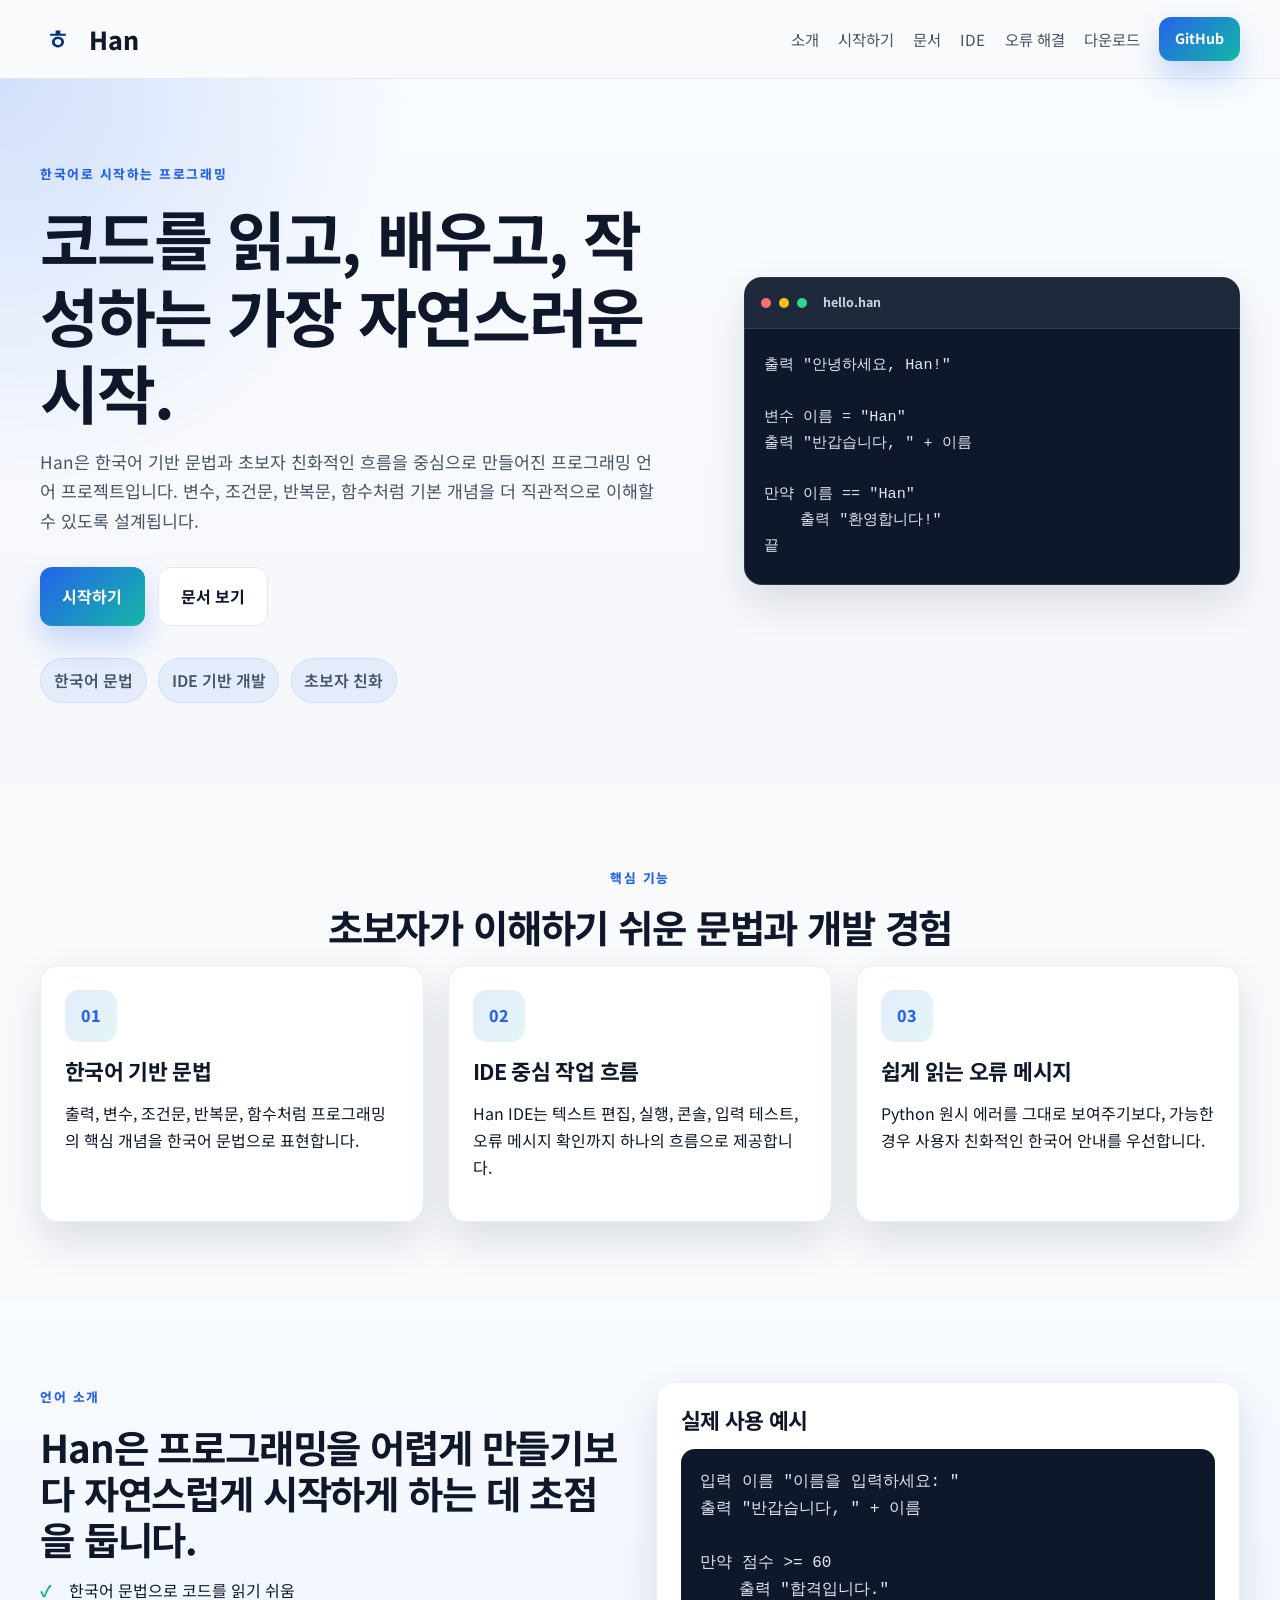
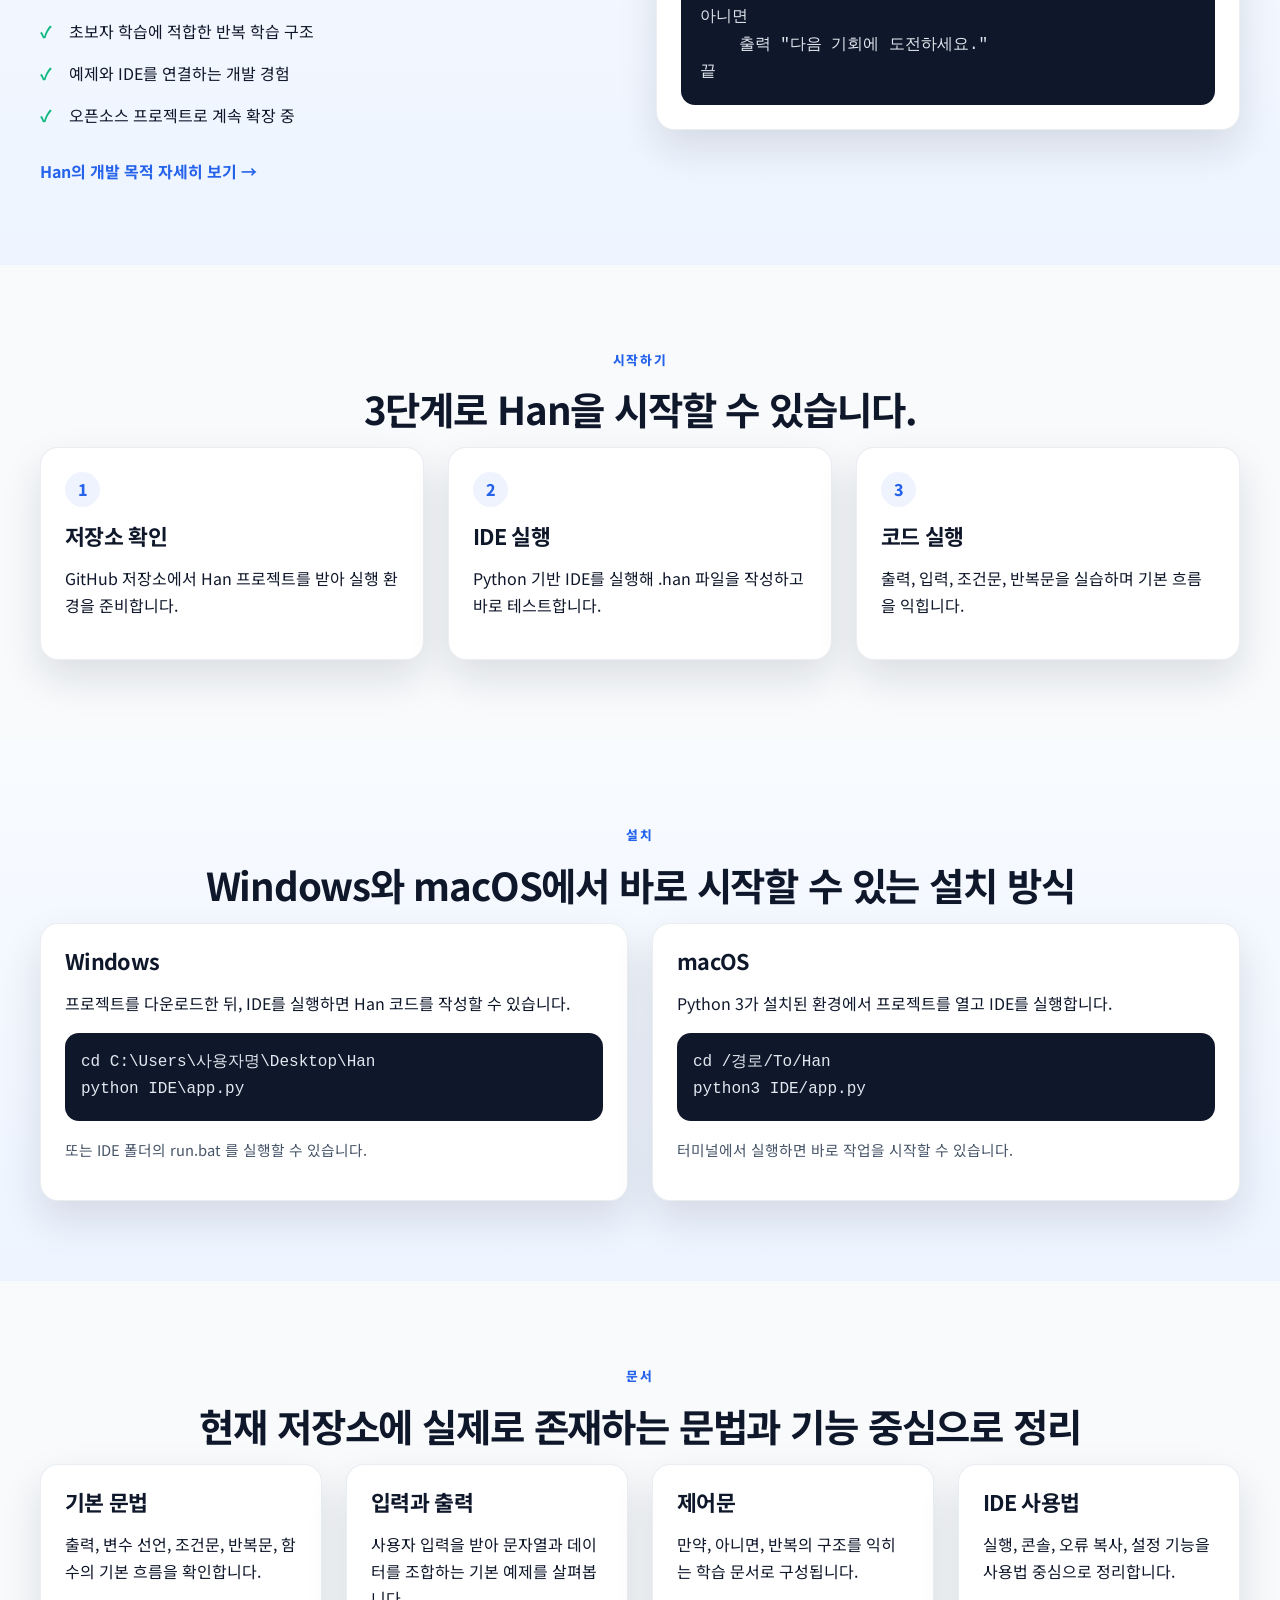
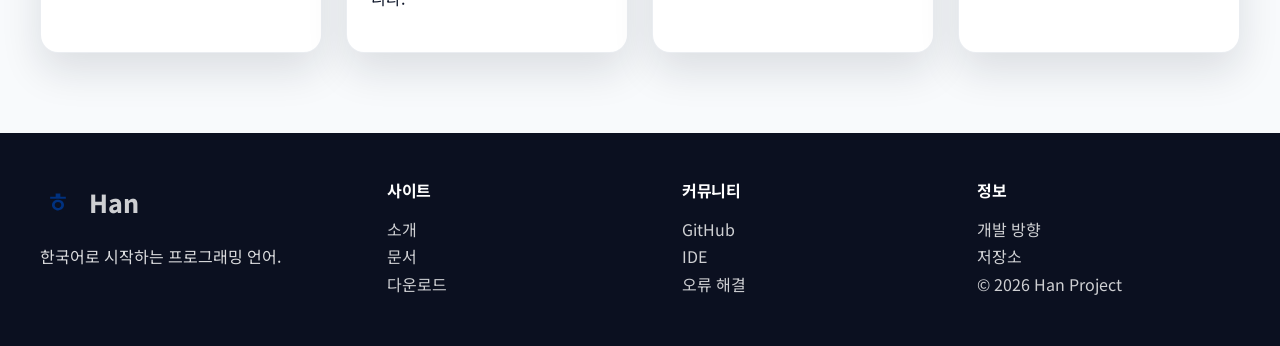
<file: index.html>
<!DOCTYPE html>
<html lang="ko">
  <head>
    <meta charset="UTF-8" />
    <meta name="viewport" content="width=device-width, initial-scale=1.0" />
    <meta name="description" content="Han은 한국어 기반 프로그래밍 언어로, 초보자와 개발자가 쉽게 시작할 수 있는 도구와 문서를 제공합니다." />
    <title>Han | 한국어로 시작하는 프로그래밍</title>
    <link rel="preconnect" href="https://fonts.googleapis.com" />
    <link rel="preconnect" href="https://fonts.gstatic.com" crossorigin />
    <link href="https://fonts.googleapis.com/css2?family=Inter:wght@400;500;600;700;800&family=Noto+Sans+KR:wght@400;500;700;800&display=swap" rel="stylesheet" />
    <link rel="stylesheet" href="css/style.css" />
  </head>
  <body>
    <header class="site-header">
      <div class="container nav-wrap">
        <a href="index.html" class="brand" aria-label="Han 홈으로 이동">
          <img src="assets/han-logo.svg" alt="Han 로고" class="brand-logo" />
          <span>Han</span>
        </a>
        <button class="nav-toggle" aria-label="메뉴 열기" aria-expanded="false">
          <span></span><span></span><span></span>
        </button>
        <nav class="main-nav" aria-label="메인 메뉴">
          <a href="about.html">소개</a>
          <a href="getting-started.html">시작하기</a>
          <a href="docs.html">문서</a>
          <a href="ide.html">IDE</a>
          <a href="troubleshooting.html">오류 해결</a>
          <a href="download.html">다운로드</a>
          <a href="https://github.com/codexora-dev/Han" target="_blank" rel="noreferrer" class="btn btn-primary btn-small">GitHub</a>
        </nav>
      </div>
    </header>

    <main>
      <section class="hero section-pad">
        <div class="container hero-grid">
          <div class="hero-copy">
            <span class="eyebrow">한국어로 시작하는 프로그래밍</span>
            <h1>코드를 읽고, 배우고, 작성하는 가장 자연스러운 시작.</h1>
            <p class="lead">
              Han은 한국어 기반 문법과 초보자 친화적인 흐름을 중심으로 만들어진 프로그래밍 언어 프로젝트입니다.
              변수, 조건문, 반복문, 함수처럼 기본 개념을 더 직관적으로 이해할 수 있도록 설계됩니다.
            </p>
            <div class="cta-row">
              <a href="getting-started.html" class="btn btn-primary">시작하기</a>
              <a href="docs.html" class="btn btn-secondary">문서 보기</a>
            </div>
            <div class="hero-meta">
              <span>한국어 문법</span>
              <span>IDE 기반 개발</span>
              <span>초보자 친화</span>
            </div>
          </div>

          <div class="terminal-panel">
            <div class="terminal-header">
              <span class="dot red"></span>
              <span class="dot yellow"></span>
              <span class="dot green"></span>
              <span class="terminal-label">hello.han</span>
            </div>
            <pre><code>출력 "안녕하세요, Han!"

변수 이름 = "Han"
출력 "반갑습니다, " + 이름

만약 이름 == "Han"
    출력 "환영합니다!"
끝</code></pre>
          </div>
        </div>
      </section>

      <section class="section-pad feature-band">
        <div class="container">
          <div class="section-heading align-center">
            <span class="eyebrow">핵심 기능</span>
            <h2>초보자가 이해하기 쉬운 문법과 개발 경험</h2>
          </div>
          <div class="feature-grid">
            <article class="card">
              <div class="icon">01</div>
              <h3>한국어 기반 문법</h3>
              <p>출력, 변수, 조건문, 반복문, 함수처럼 프로그래밍의 핵심 개념을 한국어 문법으로 표현합니다.</p>
            </article>
            <article class="card">
              <div class="icon">02</div>
              <h3>IDE 중심 작업 흐름</h3>
              <p>Han IDE는 텍스트 편집, 실행, 콘솔, 입력 테스트, 오류 메시지 확인까지 하나의 흐름으로 제공합니다.</p>
            </article>
            <article class="card">
              <div class="icon">03</div>
              <h3>쉽게 읽는 오류 메시지</h3>
              <p>Python 원시 에러를 그대로 보여주기보다, 가능한 경우 사용자 친화적인 한국어 안내를 우선합니다.</p>
            </article>
          </div>
        </div>
      </section>

      <section class="section-pad section-muted">
        <div class="container split-layout">
          <div>
            <span class="eyebrow">언어 소개</span>
            <h2>Han은 프로그래밍을 어렵게 만들기보다 자연스럽게 시작하게 하는 데 초점을 둡니다.</h2>
            <ul class="check-list">
              <li>한국어 문법으로 코드를 읽기 쉬움</li>
              <li>초보자 학습에 적합한 반복 학습 구조</li>
              <li>예제와 IDE를 연결하는 개발 경험</li>
              <li>오픈소스 프로젝트로 계속 확장 중</li>
            </ul>
            <a href="about.html" class="text-link">Han의 개발 목적 자세히 보기 →</a>
          </div>
          <div class="mini-panel">
            <h3>실제 사용 예시</h3>
            <pre><code>입력 이름 "이름을 입력하세요: "
출력 "반갑습니다, " + 이름

만약 점수 >= 60
    출력 "합격입니다."
아니면
    출력 "다음 기회에 도전하세요."
끝</code></pre>
          </div>
        </div>
      </section>

      <section class="section-pad">
        <div class="container">
          <div class="section-heading align-center">
            <span class="eyebrow">시작하기</span>
            <h2>3단계로 Han을 시작할 수 있습니다.</h2>
          </div>
          <div class="steps-grid">
            <article class="step-card">
              <span class="step-number">1</span>
              <h3>저장소 확인</h3>
              <p>GitHub 저장소에서 Han 프로젝트를 받아 실행 환경을 준비합니다.</p>
            </article>
            <article class="step-card">
              <span class="step-number">2</span>
              <h3>IDE 실행</h3>
              <p>Python 기반 IDE를 실행해 .han 파일을 작성하고 바로 테스트합니다.</p>
            </article>
            <article class="step-card">
              <span class="step-number">3</span>
              <h3>코드 실행</h3>
              <p>출력, 입력, 조건문, 반복문을 실습하며 기본 흐름을 익힙니다.</p>
            </article>
          </div>
        </div>
      </section>

      <section class="section-pad section-muted">
        <div class="container">
          <div class="section-heading align-center">
            <span class="eyebrow">설치</span>
            <h2>Windows와 macOS에서 바로 시작할 수 있는 설치 방식</h2>
          </div>
          <div class="install-grid">
            <article class="install-card">
              <h3>Windows</h3>
              <p>프로젝트를 다운로드한 뒤, IDE를 실행하면 Han 코드를 작성할 수 있습니다.</p>
              <pre><code>cd C:\Users\사용자명\Desktop\Han
python IDE\app.py</code></pre>
              <p class="small-note">또는 IDE 폴더의 run.bat 를 실행할 수 있습니다.</p>
            </article>
            <article class="install-card">
              <h3>macOS</h3>
              <p>Python 3가 설치된 환경에서 프로젝트를 열고 IDE를 실행합니다.</p>
              <pre><code>cd /경로/To/Han
python3 IDE/app.py</code></pre>
              <p class="small-note">터미널에서 실행하면 바로 작업을 시작할 수 있습니다.</p>
            </article>
          </div>
        </div>
      </section>

      <section class="section-pad">
        <div class="container">
          <div class="section-heading align-center">
            <span class="eyebrow">문서</span>
            <h2>현재 저장소에 실제로 존재하는 문법과 기능 중심으로 정리</h2>
          </div>
          <div class="docs-grid">
            <article class="doc-box">
              <h3>기본 문법</h3>
              <p>출력, 변수 선언, 조건문, 반복문, 함수의 기본 흐름을 확인합니다.</p>
            </article>
            <article class="doc-box">
              <h3>입력과 출력</h3>
              <p>사용자 입력을 받아 문자열과 데이터를 조합하는 기본 예제를 살펴봅니다.</p>
            </article>
            <article class="doc-box">
              <h3>제어문</h3>
              <p>만약, 아니면, 반복의 구조를 익히는 학습 문서로 구성됩니다.</p>
            </article>
            <article class="doc-box">
              <h3>IDE 사용법</h3>
              <p>실행, 콘솔, 오류 복사, 설정 기능을 사용법 중심으로 정리합니다.</p>
            </article>
          </div>
        </div>
      </section>
    </main>

    <footer class="site-footer">
      <div class="container footer-grid">
        <div>
          <a href="index.html" class="brand footer-brand" aria-label="Han 메인으로 이동">
            <img src="assets/han-logo.svg" alt="Han 로고" class="brand-logo" />
            <span>Han</span>
          </a>
          <p>한국어로 시작하는 프로그래밍 언어.</p>
        </div>
        <div>
          <h4>사이트</h4>
          <ul>
            <li><a href="about.html">소개</a></li>
            <li><a href="docs.html">문서</a></li>
            <li><a href="download.html">다운로드</a></li>
          </ul>
        </div>
        <div>
          <h4>커뮤니티</h4>
          <ul>
            <li><a href="https://github.com/codexora-dev/Han" target="_blank" rel="noreferrer">GitHub</a></li>
            <li><a href="ide.html">IDE</a></li>
            <li><a href="troubleshooting.html">오류 해결</a></li>
          </ul>
        </div>
        <div>
          <h4>정보</h4>
          <ul>
            <li><a href="about.html">개발 방향</a></li>
            <li><a href="https://github.com/codexora-dev/Han" target="_blank" rel="noreferrer">저장소</a></li>
            <li>© <span id="year"></span> Han Project</li>
          </ul>
        </div>
      </div>
    </footer>

    <script src="js/main.js"></script>
  </body>
</html>
</file>
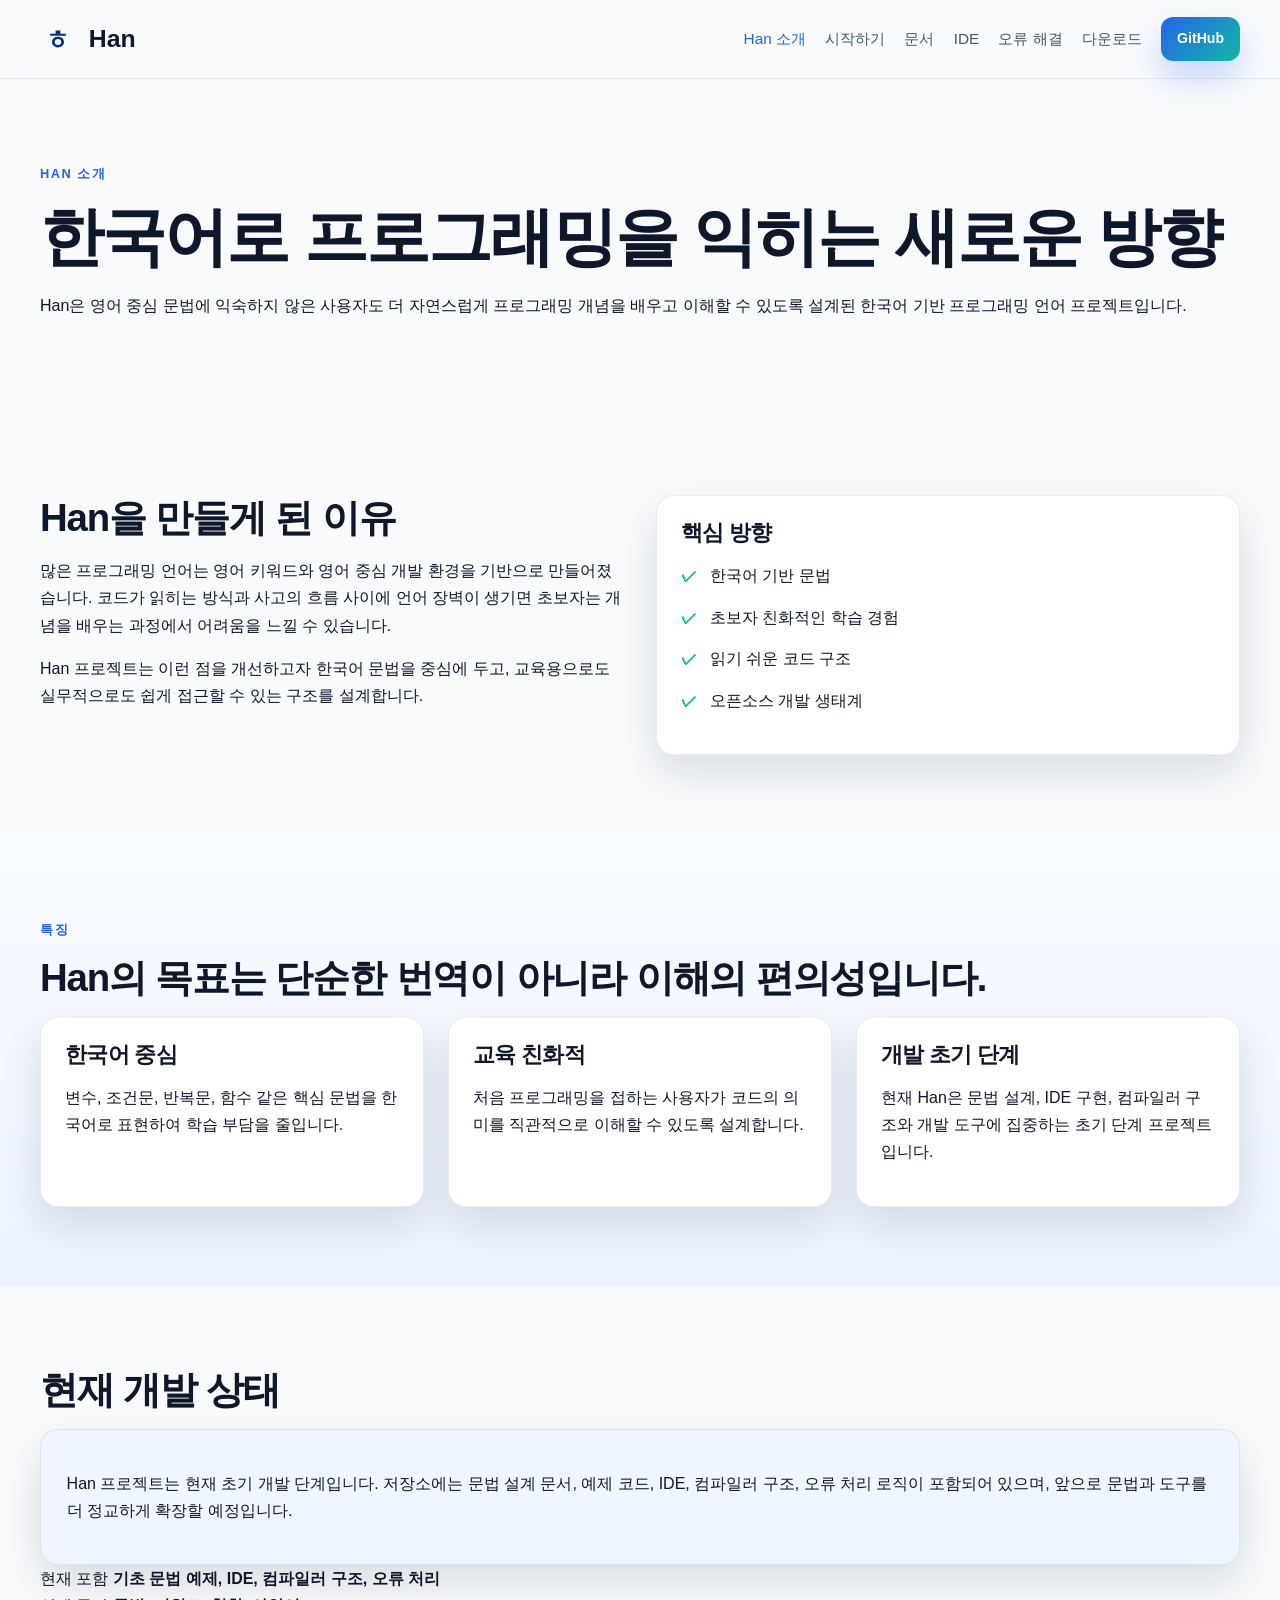
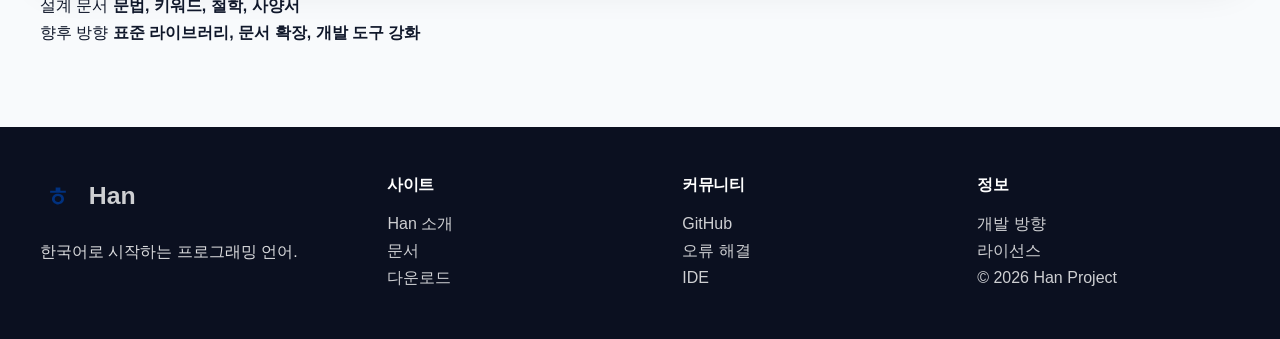
<file: about.html>
<!DOCTYPE html>
<html lang="ko">
  <head>
    <meta charset="UTF-8" />
    <meta name="viewport" content="width=device-width, initial-scale=1.0" />
    <title>Han 소개 | Han</title>
    <link rel="stylesheet" href="css/style.css" />
  </head>
  <body>
    <header class="site-header">
      <div class="container nav-wrap">
        <a href="index.html" class="brand" aria-label="Han 홈으로 이동">
          <img src="assets/han-logo.svg" alt="Han 로고" class="brand-logo" />
          <span>Han</span>
        </a>
        <button class="nav-toggle" aria-label="메뉴 열기" aria-expanded="false">
          <span></span><span></span><span></span>
        </button>
        <nav class="main-nav" aria-label="메인 메뉴">
          <a href="about.html" class="active">Han 소개</a>
          <a href="getting-started.html">시작하기</a>
          <a href="docs.html">문서</a>
          <a href="ide.html">IDE</a>
          <a href="troubleshooting.html">오류 해결</a>
          <a href="download.html">다운로드</a>
          <a href="https://github.com/codexora-dev/Han" target="_blank" rel="noreferrer" class="btn btn-primary btn-small">GitHub</a>
        </nav>
      </div>
    </header>

    <main>
      <section class="page-hero section-pad">
        <div class="container narrow">
          <span class="eyebrow">Han 소개</span>
          <h1>한국어로 프로그래밍을 익히는 새로운 방향</h1>
          <p>
            Han은 영어 중심 문법에 익숙하지 않은 사용자도 더 자연스럽게 프로그래밍 개념을 배우고 이해할 수 있도록
            설계된 한국어 기반 프로그래밍 언어 프로젝트입니다.
          </p>
        </div>
      </section>

      <section class="section-pad">
        <div class="container two-column">
          <div>
            <h2>Han을 만들게 된 이유</h2>
            <p>
              많은 프로그래밍 언어는 영어 키워드와 영어 중심 개발 환경을 기반으로 만들어졌습니다. 코드가 읽히는 방식과
              사고의 흐름 사이에 언어 장벽이 생기면 초보자는 개념을 배우는 과정에서 어려움을 느낄 수 있습니다.
            </p>
            <p>
              Han 프로젝트는 이런 점을 개선하고자 한국어 문법을 중심에 두고, 교육용으로도 실무적으로도 쉽게 접근할 수 있는
              구조를 설계합니다.
            </p>
          </div>
          <div class="mini-panel">
            <h3>핵심 방향</h3>
            <ul class="check-list compact">
              <li>한국어 기반 문법</li>
              <li>초보자 친화적인 학습 경험</li>
              <li>읽기 쉬운 코드 구조</li>
              <li>오픈소스 개발 생태계</li>
            </ul>
          </div>
        </div>
      </section>

      <section class="section-pad section-muted">
        <div class="container">
          <div class="section-heading">
            <span class="eyebrow">특징</span>
            <h2>Han의 목표는 단순한 번역이 아니라 이해의 편의성입니다.</h2>
          </div>
          <div class="feature-grid">
            <article class="card">
              <h3>한국어 중심</h3>
              <p>변수, 조건문, 반복문, 함수 같은 핵심 문법을 한국어로 표현하여 학습 부담을 줄입니다.</p>
            </article>
            <article class="card">
              <h3>교육 친화적</h3>
              <p>처음 프로그래밍을 접하는 사용자가 코드의 의미를 직관적으로 이해할 수 있도록 설계합니다.</p>
            </article>
            <article class="card">
              <h3>개발 초기 단계</h3>
              <p>현재 Han은 문법 설계, IDE 구현, 컴파일러 구조와 개발 도구에 집중하는 초기 단계 프로젝트입니다.</p>
            </article>
          </div>
        </div>
      </section>

      <section class="section-pad">
        <div class="container">
          <h2>현재 개발 상태</h2>
          <div class="info-box">
            <p>
              Han 프로젝트는 현재 초기 개발 단계입니다. 저장소에는 문법 설계 문서, 예제 코드, IDE, 컴파일러 구조,
              오류 처리 로직이 포함되어 있으며, 앞으로 문법과 도구를 더 정교하게 확장할 예정입니다.
            </p>
          </div>
          <div class="status-list">
            <div class="status-item">
              <span class="label">현재 포함</span>
              <strong>기초 문법 예제, IDE, 컴파일러 구조, 오류 처리</strong>
            </div>
            <div class="status-item">
              <span class="label">설계 문서</span>
              <strong>문법, 키워드, 철학, 사양서</strong>
            </div>
            <div class="status-item">
              <span class="label">향후 방향</span>
              <strong>표준 라이브러리, 문서 확장, 개발 도구 강화</strong>
            </div>
          </div>
        </div>
      </section>
    </main>

    <footer class="site-footer">
      <div class="container footer-grid">
        <div>
          <a href="index.html" class="brand footer-brand" aria-label="Han 메인으로 이동">
            <img src="assets/han-logo.svg" alt="Han 로고" class="brand-logo" />
            <span>Han</span>
          </a>
          <p>한국어로 시작하는 프로그래밍 언어.</p>
        </div>
        <div>
          <h4>사이트</h4>
          <ul>
            <li><a href="about.html">Han 소개</a></li>
            <li><a href="docs.html">문서</a></li>
            <li><a href="download.html">다운로드</a></li>
          </ul>
        </div>
        <div>
          <h4>커뮤니티</h4>
          <ul>
            <li><a href="https://github.com/codexora-dev/Han" target="_blank" rel="noreferrer">GitHub</a></li>
            <li><a href="troubleshooting.html">오류 해결</a></li>
            <li><a href="ide.html">IDE</a></li>
          </ul>
        </div>
        <div>
          <h4>정보</h4>
          <ul>
            <li><a href="about.html">개발 방향</a></li>
            <li><a href="https://github.com/codexora-dev/Han" target="_blank" rel="noreferrer">라이선스</a></li>
            <li>© <span id="year"></span> Han Project</li>
          </ul>
        </div>
      </div>
    </footer>

    <script src="js/main.js"></script>
  </body>
</html>
</file>
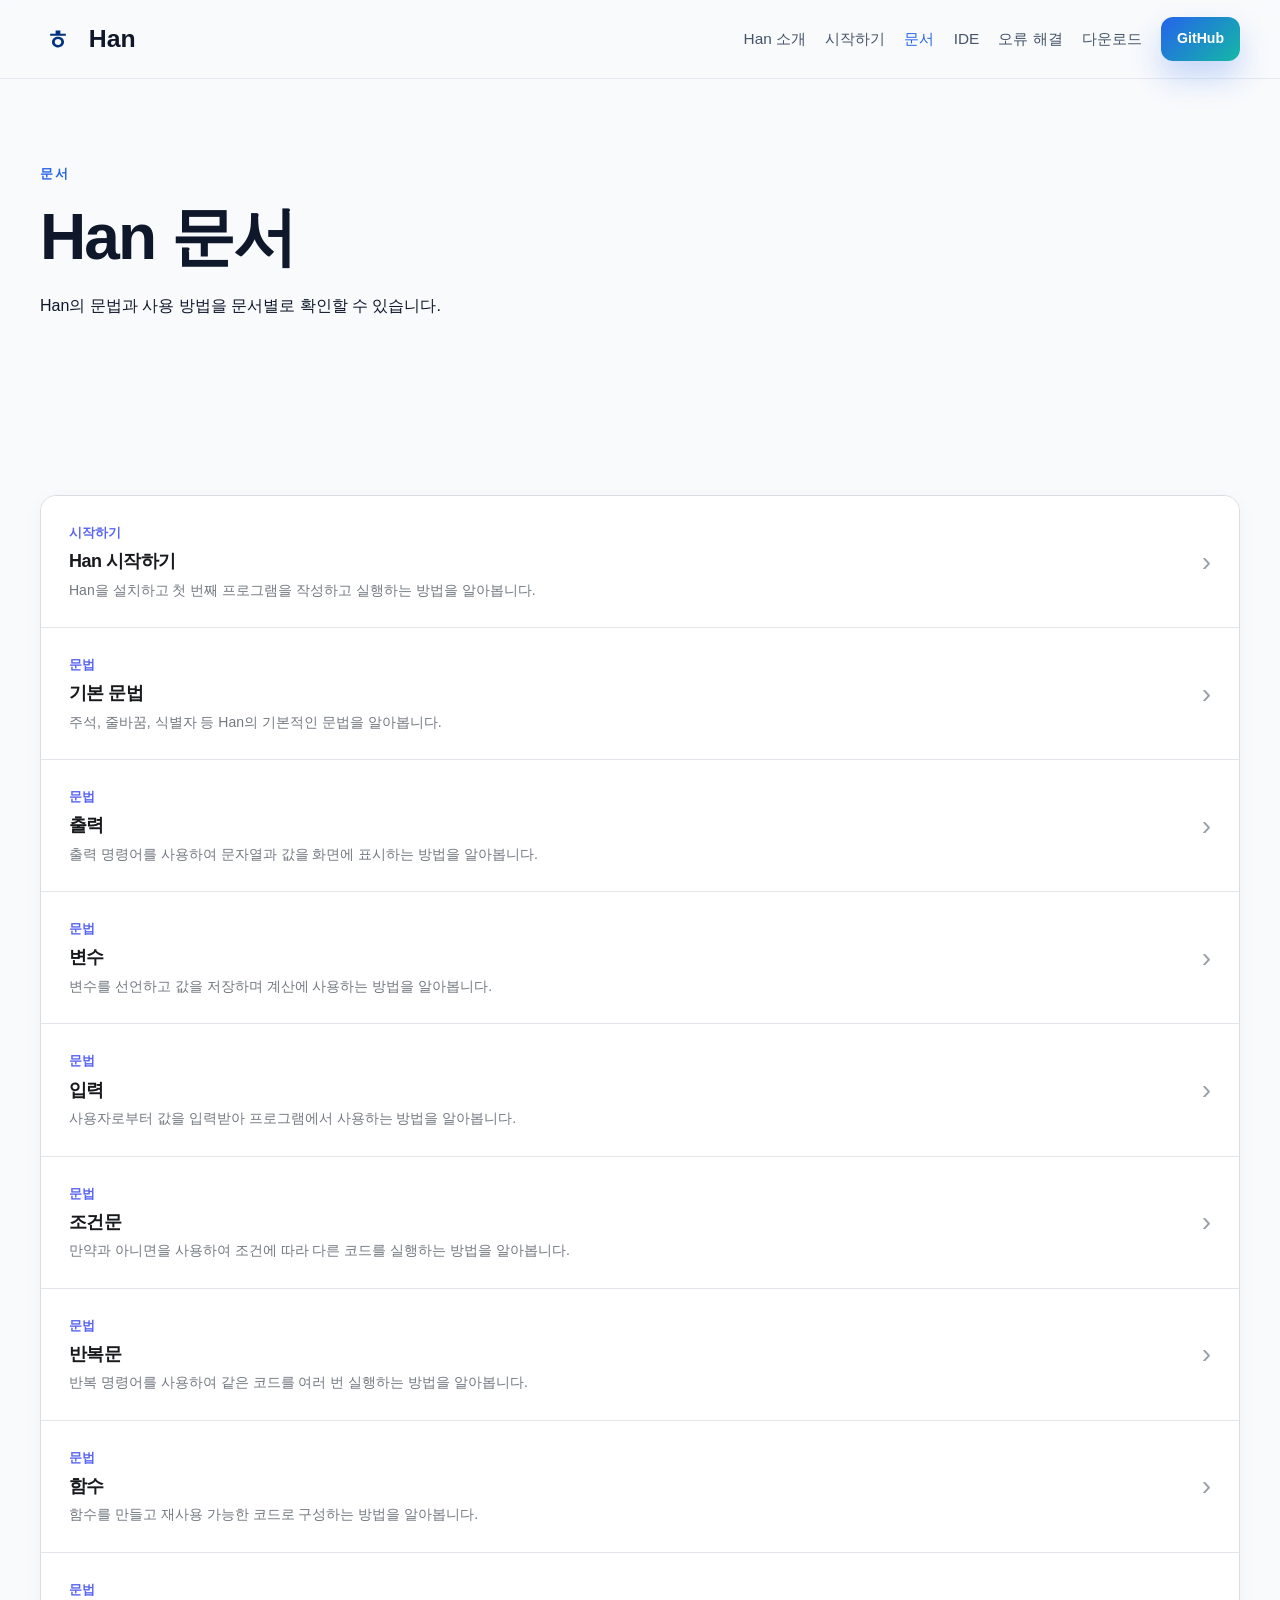
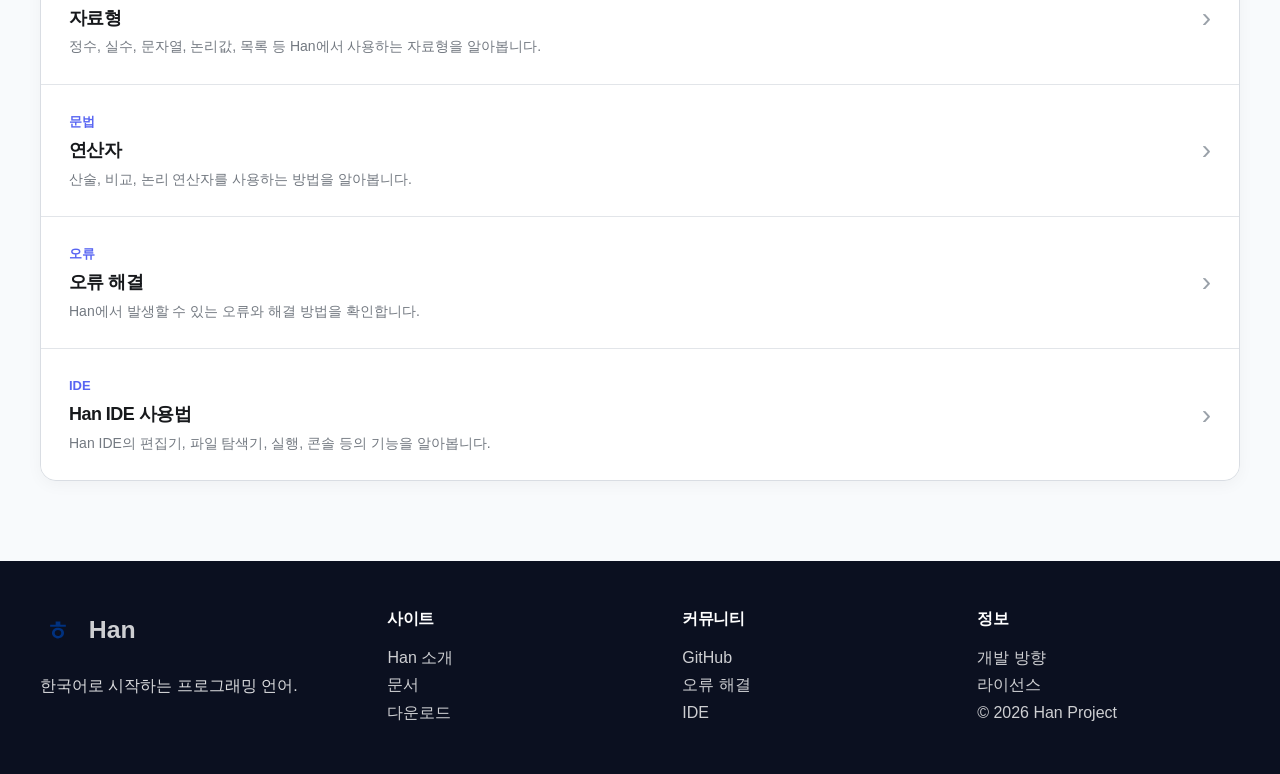
<file: docs.html>
<!DOCTYPE html>
<html lang="ko">
<head>
  <meta charset="UTF-8" />
  <meta name="viewport" content="width=device-width, initial-scale=1.0" />
  <title>문서 | Han</title>
  <link rel="stylesheet" href="css/style.css" />
</head>

<body>
  <header class="site-header">
    <div class="container nav-wrap">
      <a href="index.html" class="brand" aria-label="Han 홈으로 이동">
        <img src="assets/han-logo.svg" alt="Han 로고" class="brand-logo" />
        <span>Han</span>
      </a>

      <button
        class="nav-toggle"
        aria-label="메뉴 열기"
        aria-expanded="false"
      >
        <span></span>
        <span></span>
        <span></span>
      </button>

      <nav class="main-nav" aria-label="메인 메뉴">
        <a href="about.html">Han 소개</a>
        <a href="getting-started.html">시작하기</a>
        <a href="docs.html" class="active">문서</a>
        <a href="ide.html">IDE</a>
        <a href="troubleshooting.html">오류 해결</a>
        <a href="download.html">다운로드</a>

        <a
          href="https://github.com/codexora-dev/Han"
          target="_blank"
          rel="noreferrer"
          class="btn btn-primary btn-small"
        >
          GitHub
        </a>
      </nav>
    </div>
  </header>

  <main>
    <section class="page-hero section-pad">
      <div class="container narrow">
        <span class="eyebrow">문서</span>

        <h1>Han 문서</h1>

        <p>
          Han의 문법과 사용 방법을 문서별로 확인할 수 있습니다.
        </p>
      </div>
    </section>

    <section class="section-pad">
      <div class="container narrow">

        <div class="docs-list">

          <!-- 시작하기 -->
          <a
            href="docs/getting-started.html"
            class="docs-list-item"
          >
            <div>
              <span class="docs-category">시작하기</span>

              <h3>Han 시작하기</h3>

              <p>
                Han을 설치하고 첫 번째 프로그램을 작성하고 실행하는 방법을 알아봅니다.
              </p>
            </div>

            <span class="docs-arrow" aria-hidden="true">›</span>
          </a>


          <!-- 기본 문법 -->
          <a
            href="docs/basic-syntax.html"
            class="docs-list-item"
          >
            <div>
              <span class="docs-category">문법</span>

              <h3>기본 문법</h3>

              <p>
                주석, 줄바꿈, 식별자 등 Han의 기본적인 문법을 알아봅니다.
              </p>
            </div>

            <span class="docs-arrow" aria-hidden="true">›</span>
          </a>


          <!-- 출력 -->
          <a
            href="docs/output.html"
            class="docs-list-item"
          >
            <div>
              <span class="docs-category">문법</span>

              <h3>출력</h3>

              <p>
                출력 명령어를 사용하여 문자열과 값을 화면에 표시하는 방법을 알아봅니다.
              </p>
            </div>

            <span class="docs-arrow" aria-hidden="true">›</span>
          </a>


          <!-- 변수 -->
          <a
            href="docs/variables.html"
            class="docs-list-item"
          >
            <div>
              <span class="docs-category">문법</span>

              <h3>변수</h3>

              <p>
                변수를 선언하고 값을 저장하며 계산에 사용하는 방법을 알아봅니다.
              </p>
            </div>

            <span class="docs-arrow" aria-hidden="true">›</span>
          </a>


          <!-- 입력 -->
          <a
            href="docs/input.html"
            class="docs-list-item"
          >
            <div>
              <span class="docs-category">문법</span>

              <h3>입력</h3>

              <p>
                사용자로부터 값을 입력받아 프로그램에서 사용하는 방법을 알아봅니다.
              </p>
            </div>

            <span class="docs-arrow" aria-hidden="true">›</span>
          </a>


          <!-- 조건문 -->
          <a
            href="docs/conditions.html"
            class="docs-list-item"
          >
            <div>
              <span class="docs-category">문법</span>

              <h3>조건문</h3>

              <p>
                만약과 아니면을 사용하여 조건에 따라 다른 코드를 실행하는 방법을 알아봅니다.
              </p>
            </div>

            <span class="docs-arrow" aria-hidden="true">›</span>
          </a>


          <!-- 반복문 -->
          <a
            href="docs/loops.html"
            class="docs-list-item"
          >
            <div>
              <span class="docs-category">문법</span>

              <h3>반복문</h3>

              <p>
                반복 명령어를 사용하여 같은 코드를 여러 번 실행하는 방법을 알아봅니다.
              </p>
            </div>

            <span class="docs-arrow" aria-hidden="true">›</span>
          </a>


          <!-- 함수 -->
          <a
            href="docs/functions.html"
            class="docs-list-item"
          >
            <div>
              <span class="docs-category">문법</span>

              <h3>함수</h3>

              <p>
                함수를 만들고 재사용 가능한 코드로 구성하는 방법을 알아봅니다.
              </p>
            </div>

            <span class="docs-arrow" aria-hidden="true">›</span>
          </a>


          <!-- 자료형 -->
          <a
            href="docs/types.html"
            class="docs-list-item"
          >
            <div>
              <span class="docs-category">문법</span>

              <h3>자료형</h3>

              <p>
                정수, 실수, 문자열, 논리값, 목록 등 Han에서 사용하는 자료형을 알아봅니다.
              </p>
            </div>

            <span class="docs-arrow" aria-hidden="true">›</span>
          </a>


          <!-- 연산자 -->
          <a
            href="docs/operators.html"
            class="docs-list-item"
          >
            <div>
              <span class="docs-category">문법</span>

              <h3>연산자</h3>

              <p>
                산술, 비교, 논리 연산자를 사용하는 방법을 알아봅니다.
              </p>
            </div>

            <span class="docs-arrow" aria-hidden="true">›</span>
          </a>


          <!-- 오류 해결 -->
          <a
            href="docs/errors.html"
            class="docs-list-item"
          >
            <div>
              <span class="docs-category">오류</span>

              <h3>오류 해결</h3>

              <p>
                Han에서 발생할 수 있는 오류와 해결 방법을 확인합니다.
              </p>
            </div>

            <span class="docs-arrow" aria-hidden="true">›</span>
          </a>


          <!-- IDE -->
          <a
            href="docs/ide.html"
            class="docs-list-item"
          >
            <div>
              <span class="docs-category">IDE</span>

              <h3>Han IDE 사용법</h3>

              <p>
                Han IDE의 편집기, 파일 탐색기, 실행, 콘솔 등의 기능을 알아봅니다.
              </p>
            </div>

            <span class="docs-arrow" aria-hidden="true">›</span>
          </a>

        </div>

      </div>
    </section>
  </main>


  <footer class="site-footer">
    <div class="container footer-grid">

      <div>
        <a
          href="index.html"
          class="brand footer-brand"
          aria-label="Han 메인으로 이동"
        >
          <img
            src="assets/han-logo.svg"
            alt="Han 로고"
            class="brand-logo"
          />

          <span>Han</span>
        </a>

        <p>한국어로 시작하는 프로그래밍 언어.</p>
      </div>


      <div>
        <h4>사이트</h4>

        <ul>
          <li>
            <a href="about.html">Han 소개</a>
          </li>

          <li>
            <a href="docs.html">문서</a>
          </li>

          <li>
            <a href="download.html">다운로드</a>
          </li>
        </ul>
      </div>


      <div>
        <h4>커뮤니티</h4>

        <ul>
          <li>
            <a
              href="https://github.com/codexora-dev/Han"
              target="_blank"
              rel="noreferrer"
            >
              GitHub
            </a>
          </li>

          <li>
            <a href="troubleshooting.html">오류 해결</a>
          </li>

          <li>
            <a href="ide.html">IDE</a>
          </li>
        </ul>
      </div>


      <div>
        <h4>정보</h4>

        <ul>
          <li>
            <a href="about.html">개발 방향</a>
          </li>

          <li>
            <a
              href="https://github.com/codexora-dev/Han"
              target="_blank"
              rel="noreferrer"
            >
              라이선스
            </a>
          </li>

          <li>
            © <span id="year"></span> Han Project
          </li>
        </ul>
      </div>

    </div>
  </footer>


  <script src="js/main.js"></script>
</body>
</html>
</file>
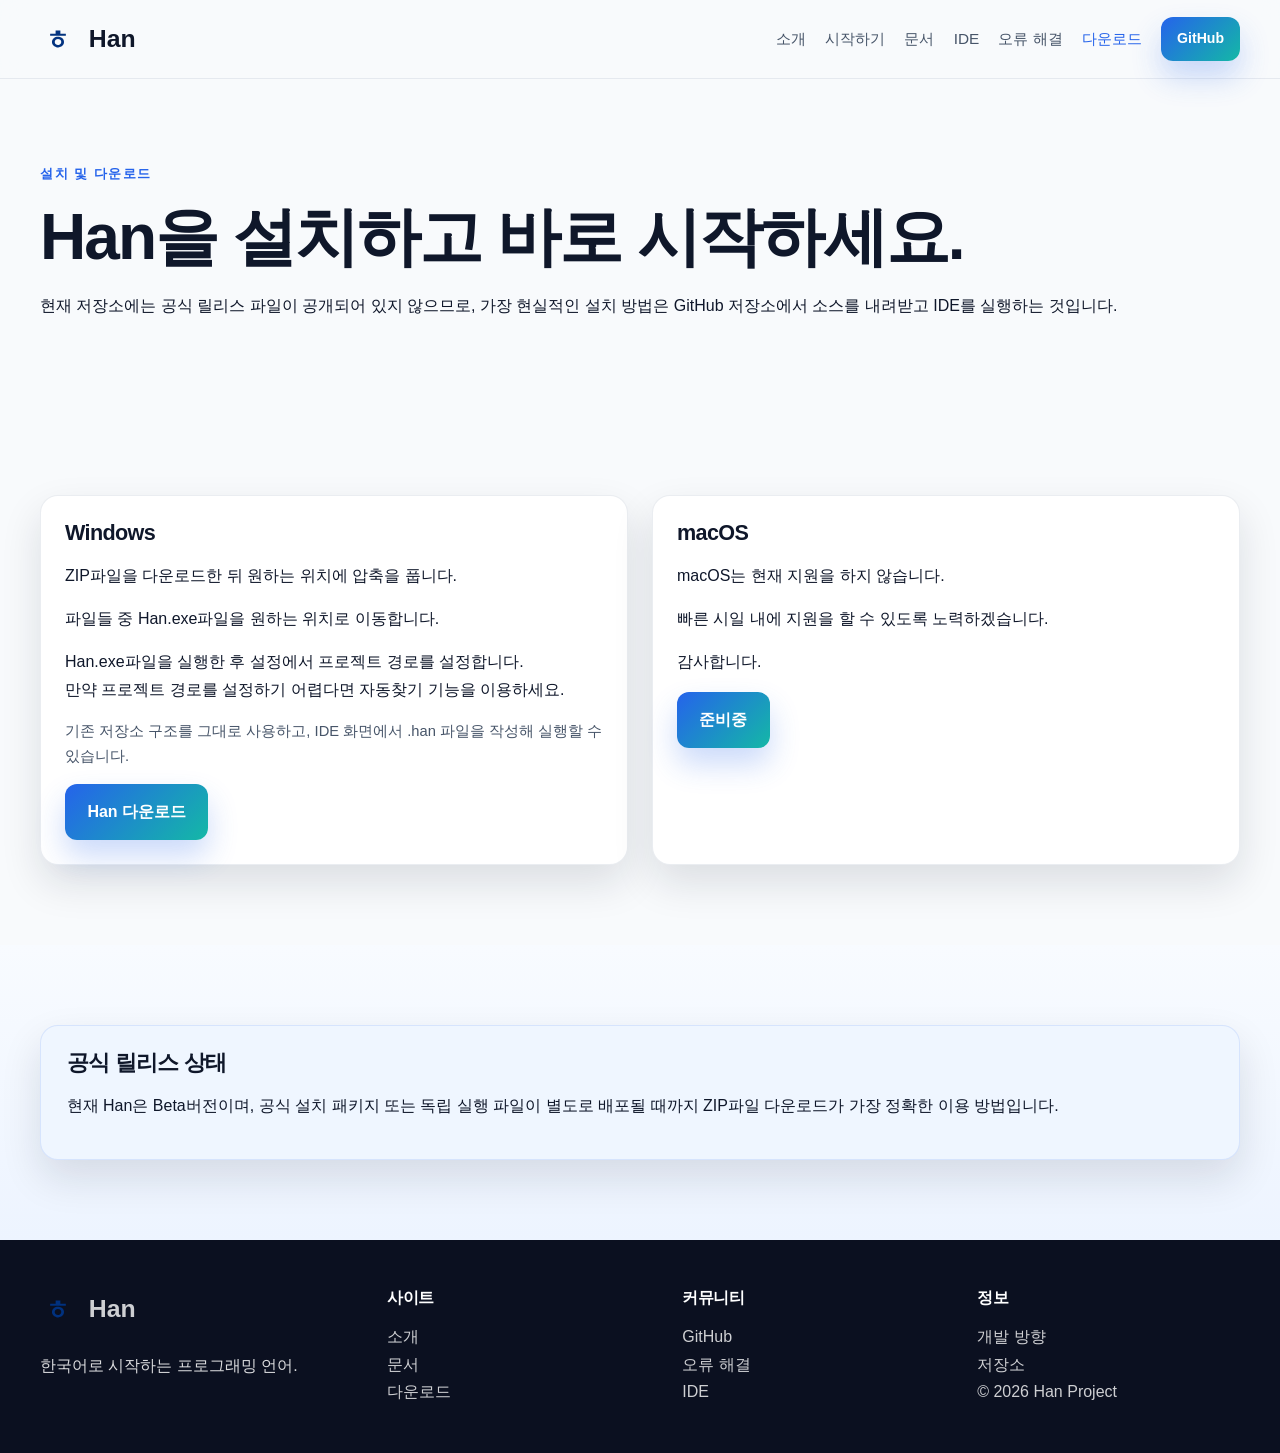
<file: download.html>
<!DOCTYPE html>
<html lang="ko">
  <head>
    <meta charset="UTF-8" />
    <meta name="viewport" content="width=device-width, initial-scale=1.0" />
    <title>다운로드 | Han</title>
    <link rel="stylesheet" href="css/style.css" />
  </head>
  <body>
    <header class="site-header">
      <div class="container nav-wrap">
        <a href="index.html" class="brand" aria-label="Han 홈으로 이동">
          <img src="assets/han-logo.svg" alt="Han 로고" class="brand-logo" />
          <span>Han</span>
        </a>
        <button class="nav-toggle" aria-label="메뉴 열기" aria-expanded="false">
          <span></span><span></span><span></span>
        </button>
        <nav class="main-nav" aria-label="메인 메뉴">
          <a href="about.html">소개</a>
          <a href="getting-started.html">시작하기</a>
          <a href="docs.html">문서</a>
          <a href="ide.html">IDE</a>
          <a href="troubleshooting.html">오류 해결</a>
          <a href="download.html" class="active">다운로드</a>
          <a href="https://github.com/codexora-dev/Han" target="_blank" rel="noreferrer" class="btn btn-primary btn-small">GitHub</a>
        </nav>
      </div>
    </header>

    <main>
      <section class="page-hero section-pad">
        <div class="container narrow">
          <span class="eyebrow">설치 및 다운로드</span>
          <h1>Han을 설치하고 바로 시작하세요.</h1>
          <p>현재 저장소에는 공식 릴리스 파일이 공개되어 있지 않으므로, 가장 현실적인 설치 방법은 GitHub 저장소에서 소스를 내려받고 IDE를 실행하는 것입니다.</p>
        </div>
      </section>

      <section class="section-pad">
        <div class="container install-grid">
          <article class="install-card">
            <h3>Windows</h3>
            <p>ZIP파일을 다운로드한 뒤 원하는 위치에 압축을 풉니다.</p>
            <P>파일들 중 Han.exe파일을 원하는 위치로 이동합니다.</P>
            <p>Han.exe파일을 실행한 후 설정에서 프로젝트 경로를 설정합니다.<br>만약 프로젝트 경로를 설정하기 어렵다면 자동찾기 기능을 이용하세요.</p>
            <p class="small-note">기존 저장소 구조를 그대로 사용하고, IDE 화면에서 .han 파일을 작성해 실행할 수 있습니다.</p>
            <a href="https://github.com/codexora-dev/Han" target="_blank" rel="noreferrer" class="btn btn-primary">Han 다운로드</a>
          </article>

          <article class="install-card">
            <h3>macOS</h3>
            <p>macOS는 현재 지원을 하지 않습니다.</p>
            <p>빠른 시일 내에 지원을 할 수 있도록 노력하겠습니다.</p>
            <p>감사합니다.</p>
            <a target="_blank" rel="noreferrer" class="btn btn-primary">준비중</a>
          </article>
        </div>
      </section>

      <section class="section-pad section-muted">
        <div class="container narrow">
          <div class="info-box">
            <h3>공식 릴리스 상태</h3>
            <p>현재 Han은 Beta버전이며, 공식 설치 패키지 또는 독립 실행 파일이 별도로 배포될 때까지 ZIP파일 다운로드가 가장 정확한 이용 방법입니다.</p>
          </div>
        </div>
      </section>
    </main>

    <footer class="site-footer">
      <div class="container footer-grid">
        <div>
          <a href="index.html" class="brand footer-brand" aria-label="Han 메인으로 이동">
            <img src="assets/han-logo.svg" alt="Han 로고" class="brand-logo" />
            <span>Han</span>
          </a>
          <p>한국어로 시작하는 프로그래밍 언어.</p>
        </div>
        <div>
          <h4>사이트</h4>
          <ul>
            <li><a href="about.html">소개</a></li>
            <li><a href="docs.html">문서</a></li>
            <li><a href="download.html">다운로드</a></li>
          </ul>
        </div>
        <div>
          <h4>커뮤니티</h4>
          <ul>
            <li><a href="https://github.com/codexora-dev/Han" target="_blank" rel="noreferrer">GitHub</a></li>
            <li><a href="troubleshooting.html">오류 해결</a></li>
            <li><a href="ide.html">IDE</a></li>
          </ul>
        </div>
        <div>
          <h4>정보</h4>
          <ul>
            <li><a href="about.html">개발 방향</a></li>
            <li><a href="https://github.com/codexora-dev/Han" target="_blank" rel="noreferrer">저장소</a></li>
            <li>© <span id="year"></span> Han Project</li>
          </ul>
        </div>
      </div>
    </footer>

    <script src="js/main.js"></script>
  </body>
</html>
</file>
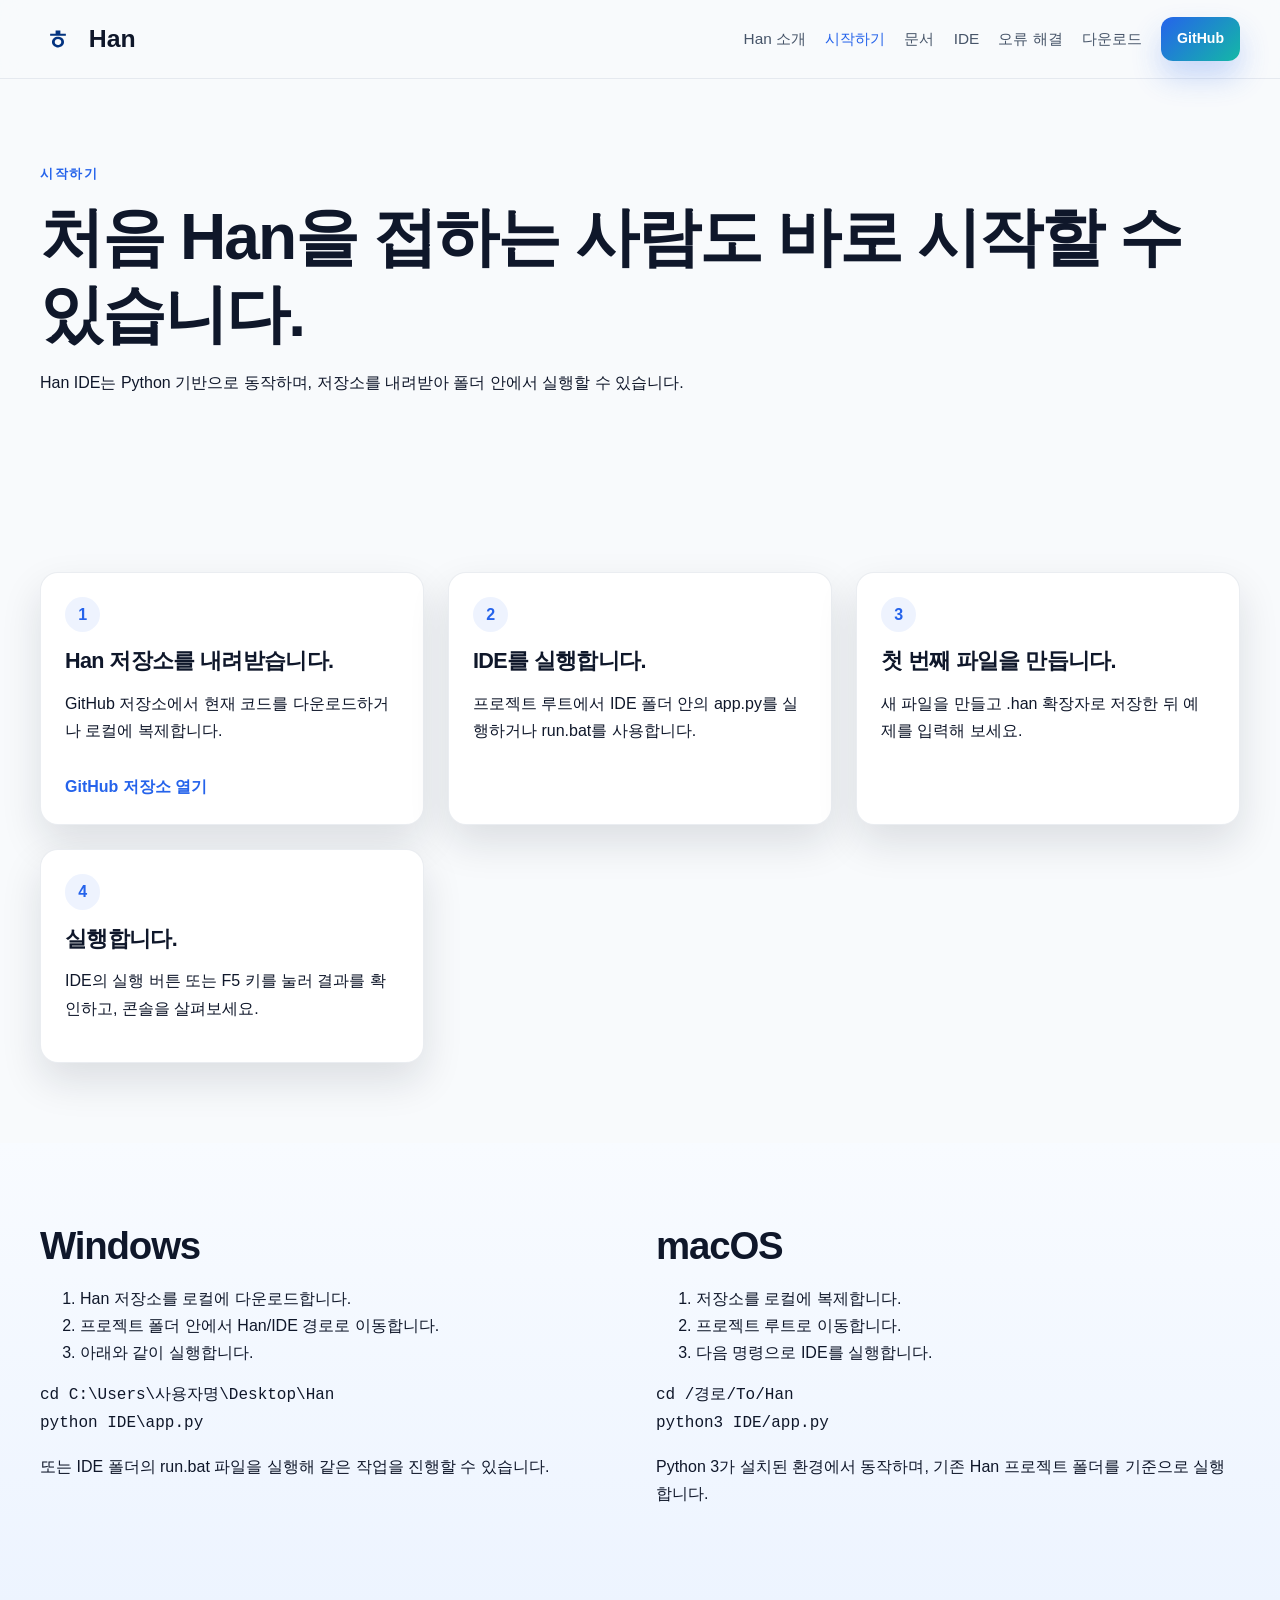
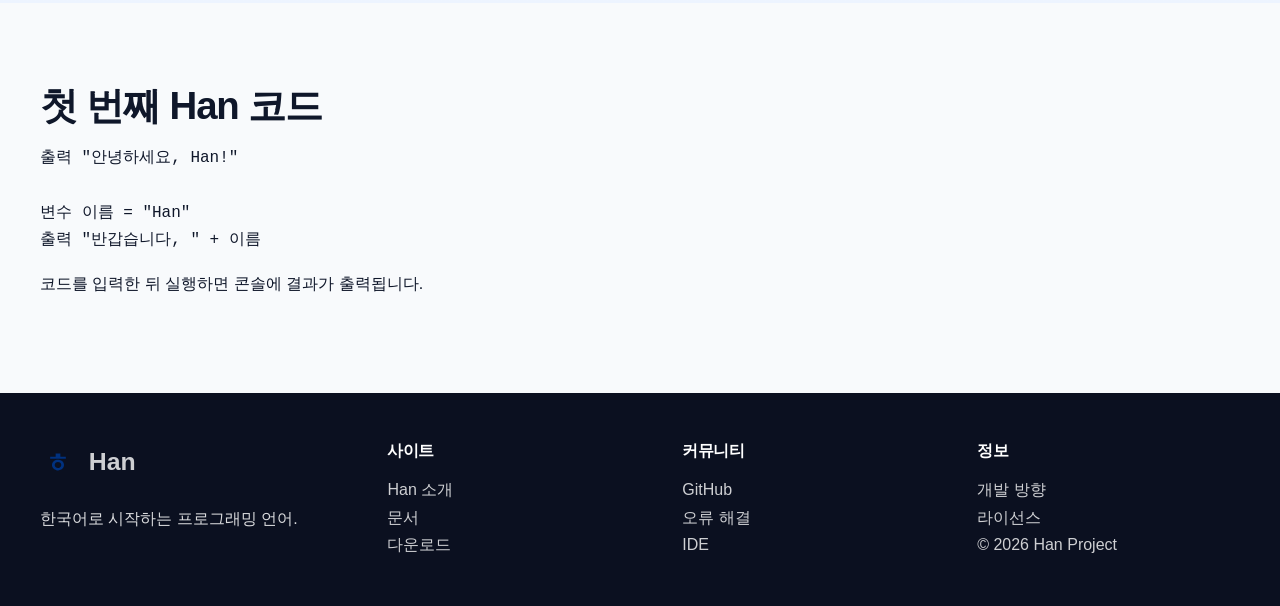
<file: getting-started.html>
<!DOCTYPE html>
<html lang="ko">
  <head>
    <meta charset="UTF-8" />
    <meta name="viewport" content="width=device-width, initial-scale=1.0" />
    <title>시작하기 | Han</title>
    <link rel="stylesheet" href="css/style.css" />
  </head>
  <body>
    <header class="site-header">
      <div class="container nav-wrap">
        <a href="index.html" class="brand" aria-label="Han 홈으로 이동">
          <img src="assets/han-logo.svg" alt="Han 로고" class="brand-logo" />
          <span>Han</span>
        </a>
        <button class="nav-toggle" aria-label="메뉴 열기" aria-expanded="false">
          <span></span><span></span><span></span>
        </button>
        <nav class="main-nav" aria-label="메인 메뉴">
          <a href="about.html">Han 소개</a>
          <a href="getting-started.html" class="active">시작하기</a>
          <a href="docs.html">문서</a>
          <a href="ide.html">IDE</a>
          <a href="troubleshooting.html">오류 해결</a>
          <a href="download.html">다운로드</a>
          <a href="https://github.com/codexora-dev/Han" target="_blank" rel="noreferrer" class="btn btn-primary btn-small">GitHub</a>
        </nav>
      </div>
    </header>

    <main>
      <section class="page-hero section-pad">
        <div class="container narrow">
          <span class="eyebrow">시작하기</span>
          <h1>처음 Han을 접하는 사람도 바로 시작할 수 있습니다.</h1>
          <p>Han IDE는 Python 기반으로 동작하며, 저장소를 내려받아 폴더 안에서 실행할 수 있습니다.</p>
        </div>
      </section>

      <section class="section-pad">
        <div class="container">
          <div class="steps-grid">
            <article class="step-card">
              <span class="step-number">1</span>
              <h3>Han 저장소를 내려받습니다.</h3>
              <p>GitHub 저장소에서 현재 코드를 다운로드하거나 로컬에 복제합니다.</p>
              <a href="https://github.com/codexora-dev/Han" target="_blank" rel="noreferrer" class="text-link">GitHub 저장소 열기</a>
            </article>
            <article class="step-card">
              <span class="step-number">2</span>
              <h3>IDE를 실행합니다.</h3>
              <p>프로젝트 루트에서 IDE 폴더 안의 app.py를 실행하거나 run.bat를 사용합니다.</p>
            </article>
            <article class="step-card">
              <span class="step-number">3</span>
              <h3>첫 번째 파일을 만듭니다.</h3>
              <p>새 파일을 만들고 .han 확장자로 저장한 뒤 예제를 입력해 보세요.</p>
            </article>
            <article class="step-card">
              <span class="step-number">4</span>
              <h3>실행합니다.</h3>
              <p>IDE의 실행 버튼 또는 F5 키를 눌러 결과를 확인하고, 콘솔을 살펴보세요.</p>
            </article>
          </div>
        </div>
      </section>

      <section class="section-pad section-muted">
        <div class="container two-column">
          <div>
            <h2>Windows</h2>
            <ol class="ordered-list">
              <li>Han 저장소를 로컬에 다운로드합니다.</li>
              <li>프로젝트 폴더 안에서 Han/IDE 경로로 이동합니다.</li>
              <li>아래와 같이 실행합니다.</li>
            </ol>
            <pre class="code-block"><code>cd C:\Users\사용자명\Desktop\Han
python IDE\app.py</code></pre>
            <p>또는 IDE 폴더의 run.bat 파일을 실행해 같은 작업을 진행할 수 있습니다.</p>
          </div>
          <div>
            <h2>macOS</h2>
            <ol class="ordered-list">
              <li>저장소를 로컬에 복제합니다.</li>
              <li>프로젝트 루트로 이동합니다.</li>
              <li>다음 명령으로 IDE를 실행합니다.</li>
            </ol>
            <pre class="code-block"><code>cd /경로/To/Han
python3 IDE/app.py</code></pre>
            <p>Python 3가 설치된 환경에서 동작하며, 기존 Han 프로젝트 폴더를 기준으로 실행합니다.</p>
          </div>
        </div>
      </section>

      <section class="section-pad">
        <div class="container narrow">
          <h2>첫 번째 Han 코드</h2>
          <pre class="code-block"><code>출력 "안녕하세요, Han!"

변수 이름 = "Han"
출력 "반갑습니다, " + 이름</code></pre>
          <p>코드를 입력한 뒤 실행하면 콘솔에 결과가 출력됩니다.</p>
        </div>
      </section>
    </main>

    <footer class="site-footer">
      <div class="container footer-grid">
        <div>
          <a href="index.html" class="brand footer-brand" aria-label="Han 메인으로 이동">
            <img src="assets/han-logo.svg" alt="Han 로고" class="brand-logo" />
            <span>Han</span>
          </a>
          <p>한국어로 시작하는 프로그래밍 언어.</p>
        </div>
        <div>
          <h4>사이트</h4>
          <ul>
            <li><a href="about.html">Han 소개</a></li>
            <li><a href="docs.html">문서</a></li>
            <li><a href="download.html">다운로드</a></li>
          </ul>
        </div>
        <div>
          <h4>커뮤니티</h4>
          <ul>
            <li><a href="https://github.com/codexora-dev/Han" target="_blank" rel="noreferrer">GitHub</a></li>
            <li><a href="troubleshooting.html">오류 해결</a></li>
            <li><a href="ide.html">IDE</a></li>
          </ul>
        </div>
        <div>
          <h4>정보</h4>
          <ul>
            <li><a href="about.html">개발 방향</a></li>
            <li><a href="https://github.com/codexora-dev/Han" target="_blank" rel="noreferrer">라이선스</a></li>
            <li>© <span id="year"></span> Han Project</li>
          </ul>
        </div>
      </div>
    </footer>

    <script src="js/main.js"></script>
  </body>
</html>
</file>
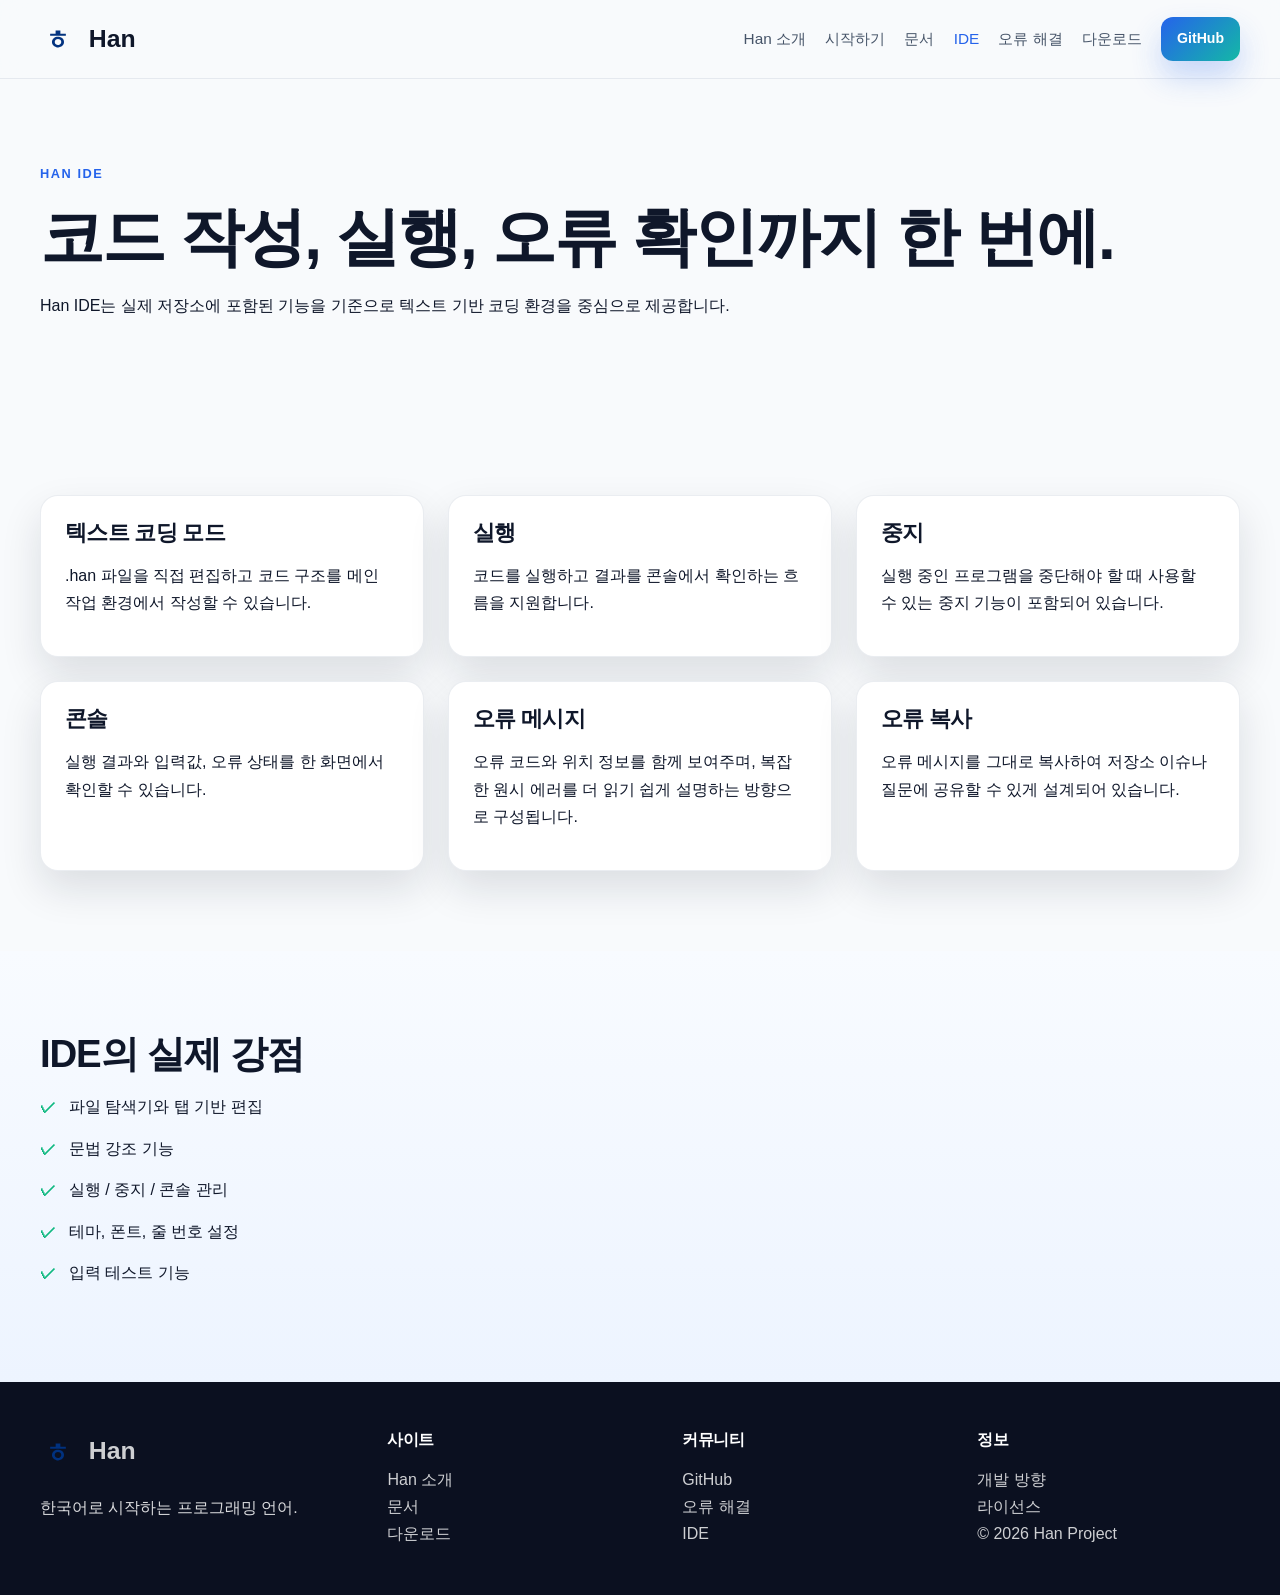
<file: ide.html>
<!DOCTYPE html>
<html lang="ko">
  <head>
    <meta charset="UTF-8" />
    <meta name="viewport" content="width=device-width, initial-scale=1.0" />
    <title>IDE | Han</title>
    <link rel="stylesheet" href="css/style.css" />
  </head>
  <body>
    <header class="site-header">
      <div class="container nav-wrap">
        <a href="index.html" class="brand" aria-label="Han 홈으로 이동">
          <img src="assets/han-logo.svg" alt="Han 로고" class="brand-logo" />
          <span>Han</span>
        </a>
        <button class="nav-toggle" aria-label="메뉴 열기" aria-expanded="false">
          <span></span><span></span><span></span>
        </button>
        <nav class="main-nav" aria-label="메인 메뉴">
          <a href="about.html">Han 소개</a>
          <a href="getting-started.html">시작하기</a>
          <a href="docs.html">문서</a>
          <a href="ide.html" class="active">IDE</a>
          <a href="troubleshooting.html">오류 해결</a>
          <a href="download.html">다운로드</a>
          <a href="https://github.com/codexora-dev/Han" target="_blank" rel="noreferrer" class="btn btn-primary btn-small">GitHub</a>
        </nav>
      </div>
    </header>

    <main>
      <section class="page-hero section-pad">
        <div class="container narrow">
          <span class="eyebrow">Han IDE</span>
          <h1>코드 작성, 실행, 오류 확인까지 한 번에.</h1>
          <p>Han IDE는 실제 저장소에 포함된 기능을 기준으로 텍스트 기반 코딩 환경을 중심으로 제공합니다.</p>
        </div>
      </section>

      <section class="section-pad">
        <div class="container">
          <div class="feature-grid">
            <article class="card">
              <h3>텍스트 코딩 모드</h3>
              <p>.han 파일을 직접 편집하고 코드 구조를 메인 작업 환경에서 작성할 수 있습니다.</p>
            </article>
            <article class="card">
              <h3>실행</h3>
              <p>코드를 실행하고 결과를 콘솔에서 확인하는 흐름을 지원합니다.</p>
            </article>
            <article class="card">
              <h3>중지</h3>
              <p>실행 중인 프로그램을 중단해야 할 때 사용할 수 있는 중지 기능이 포함되어 있습니다.</p>
            </article>
            <article class="card">
              <h3>콘솔</h3>
              <p>실행 결과와 입력값, 오류 상태를 한 화면에서 확인할 수 있습니다.</p>
            </article>
            <article class="card">
              <h3>오류 메시지</h3>
              <p>오류 코드와 위치 정보를 함께 보여주며, 복잡한 원시 에러를 더 읽기 쉽게 설명하는 방향으로 구성됩니다.</p>
            </article>
            <article class="card">
              <h3>오류 복사</h3>
              <p>오류 메시지를 그대로 복사하여 저장소 이슈나 질문에 공유할 수 있게 설계되어 있습니다.</p>
            </article>
          </div>
        </div>
      </section>

      <section class="section-pad section-muted">
        <div class="container two-column">
          <div>
            <h2>IDE의 실제 강점</h2>
            <ul class="check-list">
              <li>파일 탐색기와 탭 기반 편집</li>
              <li>문법 강조 기능</li>
              <li>실행 / 중지 / 콘솔 관리</li>
              <li>테마, 폰트, 줄 번호 설정</li>
              <li>입력 테스트 기능</li>
            </ul>
          </div>
        </div>
      </section>
    </main>

    <footer class="site-footer">
      <div class="container footer-grid">
        <div>
          <a href="index.html" class="brand footer-brand" aria-label="Han 메인으로 이동">
            <img src="assets/han-logo.svg" alt="Han 로고" class="brand-logo" />
            <span>Han</span>
          </a>
          <p>한국어로 시작하는 프로그래밍 언어.</p>
        </div>
        <div>
          <h4>사이트</h4>
          <ul>
            <li><a href="about.html">Han 소개</a></li>
            <li><a href="docs.html">문서</a></li>
            <li><a href="download.html">다운로드</a></li>
          </ul>
        </div>
        <div>
          <h4>커뮤니티</h4>
          <ul>
            <li><a href="https://github.com/codexora-dev/Han" target="_blank" rel="noreferrer">GitHub</a></li>
            <li><a href="troubleshooting.html">오류 해결</a></li>
            <li><a href="ide.html">IDE</a></li>
          </ul>
        </div>
        <div>
          <h4>정보</h4>
          <ul>
            <li><a href="about.html">개발 방향</a></li>
            <li><a href="https://github.com/codexora-dev/Han" target="_blank" rel="noreferrer">라이선스</a></li>
            <li>© <span id="year"></span> Han Project</li>
          </ul>
        </div>
      </div>
    </footer>

    <script src="js/main.js"></script>
  </body>
</html>
</file>
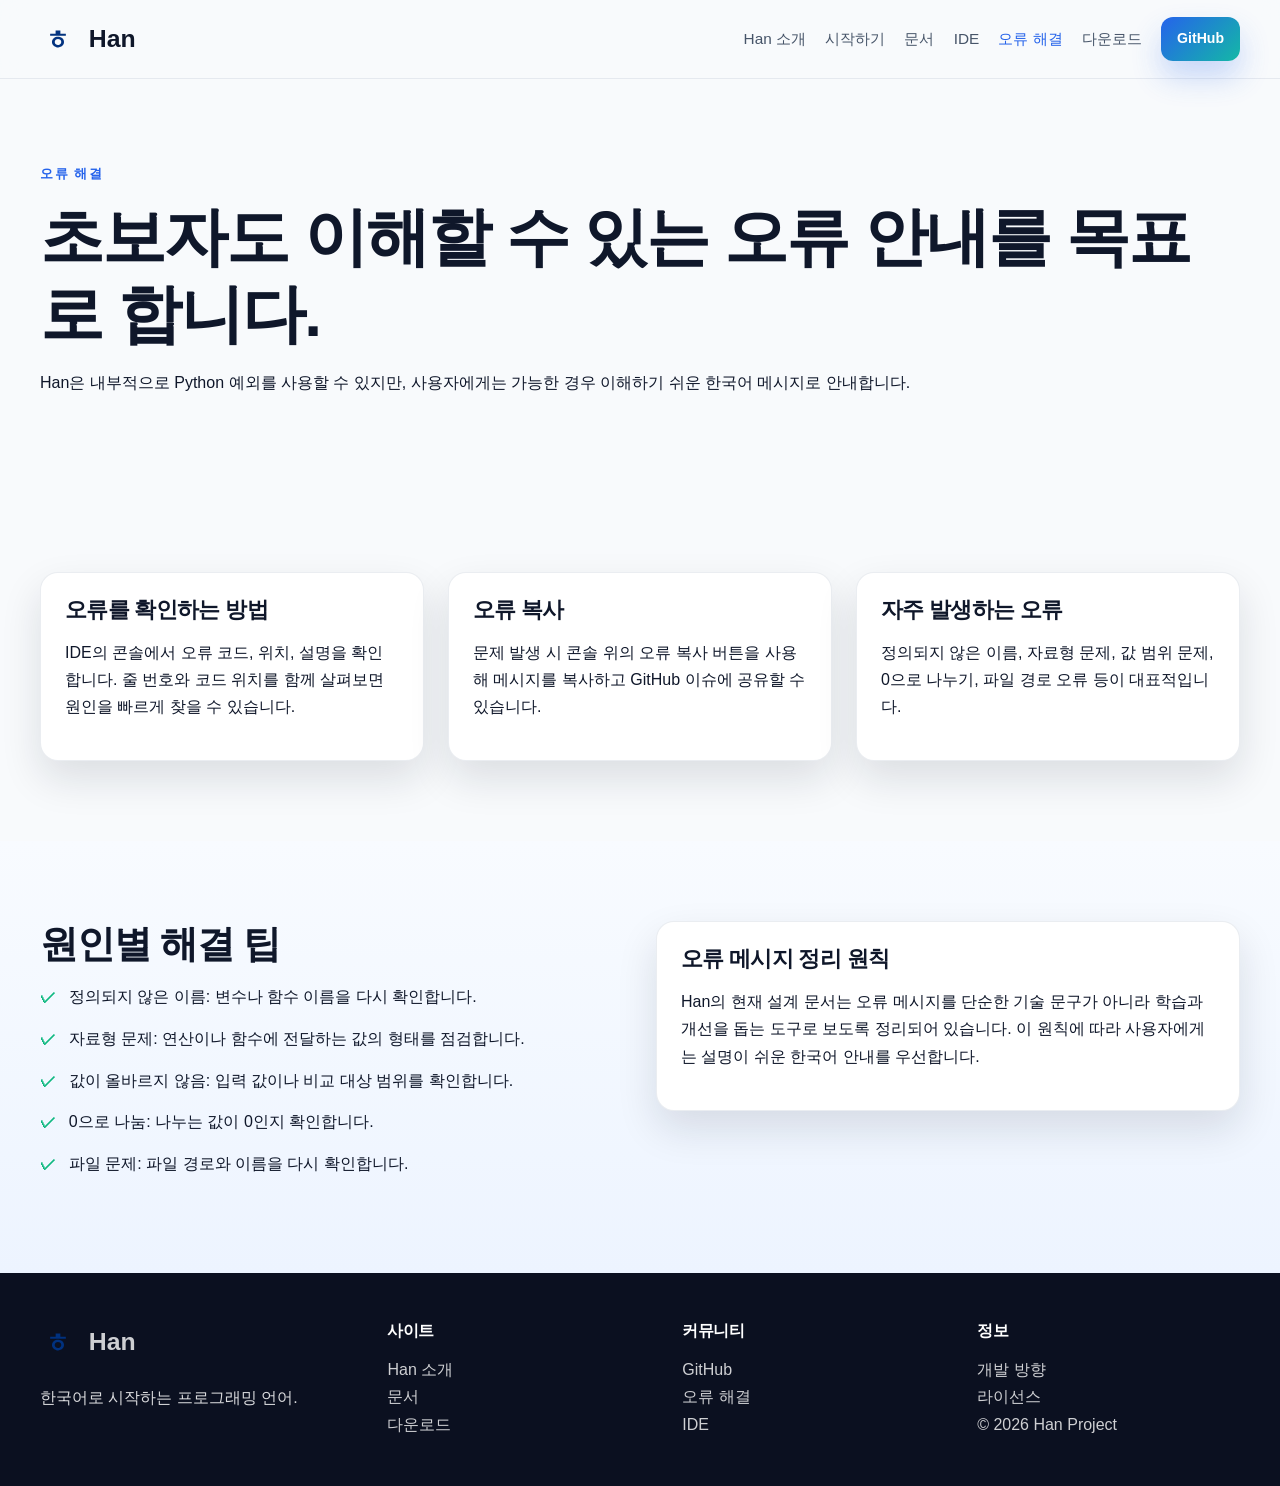
<file: troubleshooting.html>
<!DOCTYPE html>
<html lang="ko">
  <head>
    <meta charset="UTF-8" />
    <meta name="viewport" content="width=device-width, initial-scale=1.0" />
    <title>오류 해결 | Han</title>
    <link rel="stylesheet" href="css/style.css" />
  </head>
  <body>
    <header class="site-header">
      <div class="container nav-wrap">
        <a href="index.html" class="brand" aria-label="Han 홈으로 이동">
          <img src="assets/han-logo.svg" alt="Han 로고" class="brand-logo" />
          <span>Han</span>
        </a>
        <button class="nav-toggle" aria-label="메뉴 열기" aria-expanded="false">
          <span></span><span></span><span></span>
        </button>
        <nav class="main-nav" aria-label="메인 메뉴">
          <a href="about.html">Han 소개</a>
          <a href="getting-started.html">시작하기</a>
          <a href="docs.html">문서</a>
          <a href="ide.html">IDE</a>
          <a href="troubleshooting.html" class="active">오류 해결</a>
          <a href="download.html">다운로드</a>
          <a href="https://github.com/codexora-dev/Han" target="_blank" rel="noreferrer" class="btn btn-primary btn-small">GitHub</a>
        </nav>
      </div>
    </header>

    <main>
      <section class="page-hero section-pad">
        <div class="container narrow">
          <span class="eyebrow">오류 해결</span>
          <h1>초보자도 이해할 수 있는 오류 안내를 목표로 합니다.</h1>
          <p>Han은 내부적으로 Python 예외를 사용할 수 있지만, 사용자에게는 가능한 경우 이해하기 쉬운 한국어 메시지로 안내합니다.</p>
        </div>
      </section>

      <section class="section-pad">
        <div class="container">
          <div class="feature-grid">
            <article class="card">
              <h3>오류를 확인하는 방법</h3>
              <p>IDE의 콘솔에서 오류 코드, 위치, 설명을 확인합니다. 줄 번호와 코드 위치를 함께 살펴보면 원인을 빠르게 찾을 수 있습니다.</p>
            </article>
            <article class="card">
              <h3>오류 복사</h3>
              <p>문제 발생 시 콘솔 위의 오류 복사 버튼을 사용해 메시지를 복사하고 GitHub 이슈에 공유할 수 있습니다.</p>
            </article>
            <article class="card">
              <h3>자주 발생하는 오류</h3>
              <p>정의되지 않은 이름, 자료형 문제, 값 범위 문제, 0으로 나누기, 파일 경로 오류 등이 대표적입니다.</p>
            </article>
          </div>
        </div>
      </section>

      <section class="section-pad section-muted">
        <div class="container two-column">
          <div>
            <h2>원인별 해결 팁</h2>
            <ul class="check-list">
              <li>정의되지 않은 이름: 변수나 함수 이름을 다시 확인합니다.</li>
              <li>자료형 문제: 연산이나 함수에 전달하는 값의 형태를 점검합니다.</li>
              <li>값이 올바르지 않음: 입력 값이나 비교 대상 범위를 확인합니다.</li>
              <li>0으로 나눔: 나누는 값이 0인지 확인합니다.</li>
              <li>파일 문제: 파일 경로와 이름을 다시 확인합니다.</li>
            </ul>
          </div>
          <div class="mini-panel">
            <h3>오류 메시지 정리 원칙</h3>
            <p>
              Han의 현재 설계 문서는 오류 메시지를 단순한 기술 문구가 아니라 학습과 개선을 돕는 도구로 보도록 정리되어 있습니다.
              이 원칙에 따라 사용자에게는 설명이 쉬운 한국어 안내를 우선합니다.
            </p>
          </div>
        </div>
      </section>
    </main>

    <footer class="site-footer">
      <div class="container footer-grid">
        <div>
          <a href="index.html" class="brand footer-brand" aria-label="Han 메인으로 이동">
            <img src="assets/han-logo.svg" alt="Han 로고" class="brand-logo" />
            <span>Han</span>
          </a>
          <p>한국어로 시작하는 프로그래밍 언어.</p>
        </div>
        <div>
          <h4>사이트</h4>
          <ul>
            <li><a href="about.html">Han 소개</a></li>
            <li><a href="docs.html">문서</a></li>
            <li><a href="download.html">다운로드</a></li>
          </ul>
        </div>
        <div>
          <h4>커뮤니티</h4>
          <ul>
            <li><a href="https://github.com/codexora-dev/Han" target="_blank" rel="noreferrer">GitHub</a></li>
            <li><a href="troubleshooting.html">오류 해결</a></li>
            <li><a href="ide.html">IDE</a></li>
          </ul>
        </div>
        <div>
          <h4>정보</h4>
          <ul>
            <li><a href="about.html">개발 방향</a></li>
            <li><a href="https://github.com/codexora-dev/Han" target="_blank" rel="noreferrer">라이선스</a></li>
            <li>© <span id="year"></span> Han Project</li>
          </ul>
        </div>
      </div>
    </footer>

    <script src="js/main.js"></script>
  </body>
</html>
</file>
<file: css/style.css>
:root {
  --bg: #0b1020;
  --bg-soft: #131b2b;
  --panel: #0f172a;
  --panel-alt: #111c32;
  --surface: #ffffff;
  --surface-strong: #eff6ff;
  --ink: #0f172a;
  --ink-soft: #475569;
  --line: #dfe7f1;
  --primary: #2563eb;
  --primary-strong: #1d4ed8;
  --accent: #14b8a6;
  --success: #10b981;
  --warning: #f59e0b;
  --shadow: 0 18px 40px rgba(15, 23, 42, 0.12);
  --radius: 18px;
  --container: 1200px;
}

* { box-sizing: border-box; }
html { scroll-behavior: smooth; }
body {
  margin: 0;
  font-family: 'Noto Sans KR', 'Inter', sans-serif;
  background: #f8fafc;
  color: var(--ink);
  line-height: 1.7;
}

a { color: inherit; text-decoration: none; }
img { display: block; max-width: 100%; }
pre {
  margin: 0;
  white-space: pre-wrap;
  word-break: break-word;
  font-family: 'Consolas', 'Monaco', monospace;
}
code { font-family: 'Consolas', 'Monaco', monospace; }

.container {
  width: min(var(--container), calc(100% - 2rem));
  margin: 0 auto;
}
.section-pad { padding: 5rem 0; }
.section-muted {
  background: linear-gradient(180deg, #f8fbff 0%, #edf4ff 100%);
}
.align-center { text-align: center; }
.eyebrow {
  display: inline-block;
  margin-bottom: 0.9rem;
  font-size: 0.8rem;
  font-weight: 800;
  letter-spacing: 0.12em;
  text-transform: uppercase;
  color: var(--primary);
}

h1, h2, h3, h4 {
  margin: 0 0 1rem;
  line-height: 1.2;
  letter-spacing: -0.03em;
}
h1 { font-size: clamp(2.7rem, 5vw, 4.3rem); }
h2 { font-size: clamp(2rem, 3vw, 3rem); }
h3 { font-size: 1.35rem; }
.lead {
  max-width: 62ch;
  font-size: 1.08rem;
  color: var(--ink-soft);
}

.site-header {
  position: sticky;
  top: 0;
  z-index: 30;
  backdrop-filter: blur(12px);
  background: rgba(248, 250, 252, 0.88);
  border-bottom: 1px solid rgba(148, 163, 184, 0.2);
}
.nav-wrap {
  display: flex;
  align-items: center;
  justify-content: space-between;
  min-height: 78px;
}
.brand {
  display: inline-flex;
  align-items: center;
  gap: 0.8rem;
  font-size: 1.55rem;
  font-weight: 800;
}
.brand-logo { width: 36px; height: 36px; }
.main-nav {
  display: flex;
  align-items: center;
  gap: 1.2rem;
  color: var(--ink-soft);
  font-size: 0.96rem;
}
.main-nav a { transition: color 0.2s ease; }
.main-nav a:hover,
.main-nav a.active { color: var(--primary); }

.nav-toggle {
  display: none;
  width: 46px;
  height: 46px;
  border: 1px solid var(--line);
  border-radius: 12px;
  background: white;
  padding: 0.72rem 0.7rem;
  cursor: pointer;
}
.nav-toggle span {
  display: block;
  height: 2px;
  background: #111827;
  border-radius: 999px;
}
.nav-toggle span + span { margin-top: 0.35rem; }

.btn {
  display: inline-flex;
  align-items: center;
  justify-content: center;
  border-radius: 12px;
  font-weight: 700;
  transition: transform 0.2s ease, box-shadow 0.2s ease;
}
.btn:hover { transform: translateY(-1px); }
.btn-primary {
  background: linear-gradient(135deg, var(--primary) 0%, var(--accent) 100%);
  color: white;
  box-shadow: 0 16px 30px rgba(37, 99, 235, 0.24);
  padding: 0.92rem 1.4rem;
}
.btn-secondary {
  background: white;
  color: var(--ink);
  border: 1px solid var(--line);
  padding: 0.92rem 1.4rem;
}
.btn-small {
  padding: 0.62rem 1rem;
  font-size: 0.88rem;
}

.hero {
  background:
    radial-gradient(circle at top left, rgba(37, 99, 235, 0.18), transparent 28%),
    linear-gradient(180deg, #f8fbff 0%, #f5f7fb 100%);
}
.hero-grid {
  display: grid;
  grid-template-columns: 1.15fr 0.85fr;
  align-items: center;
  gap: 2rem;
}
.hero-copy { max-width: 650px; }
.cta-row {
  display: flex;
  flex-wrap: wrap;
  gap: 0.8rem;
  margin: 2rem 0;
}
.hero-meta {
  display: flex;
  flex-wrap: wrap;
  gap: 0.7rem;
}
.hero-meta span {
  display: inline-flex;
  padding: 0.5rem 0.8rem;
  border-radius: 999px;
  background: rgba(37, 99, 235, 0.08);
  border: 1px solid rgba(37, 99, 235, 0.1);
  color: var(--ink-soft);
  font-weight: 600;
}

.terminal-panel,
.card,
.step-card,
.install-card,
.doc-box,
.mini-panel,
.info-box {
  background: var(--surface);
  border: 1px solid rgba(148, 163, 184, 0.2);
  border-radius: var(--radius);
  box-shadow: var(--shadow);
}
.terminal-panel {
  overflow: hidden;
  background: #0f172a;
  border-color: rgba(148, 163, 184, 0.2);
}
.terminal-header {
  display: flex;
  align-items: center;
  gap: 0.5rem;
  padding: 0.9rem 1rem;
  background: #1e293b;
  border-bottom: 1px solid rgba(148, 163, 184, 0.18);
}
.terminal-label {
  margin-left: 0.5rem;
  font-size: 0.78rem;
  color: #cbd5e1;
  font-weight: 700;
}
.dot {
  width: 10px; height: 10px;
  border-radius: 50%;
  display: inline-block;
}
.dot.red { background: #f87171; }
.dot.yellow { background: #fbbf24; }
.dot.green { background: #34d399; }
.terminal-panel pre {
  padding: 1.5rem 1.2rem;
  color: #e2e8f0;
  background: transparent;
  font-size: 0.95rem;
}

.feature-grid,
.steps-grid,
.install-grid,
.docs-grid {
  display: grid;
  grid-template-columns: repeat(3, minmax(0, 1fr));
  gap: 1.5rem;
}
.card,
.step-card,
.install-card,
.doc-box {
  padding: 1.5rem;
}
.card .icon {
  display: inline-grid;
  place-items: center;
  width: 52px;
  height: 52px;
  margin-bottom: 1rem;
  border-radius: 14px;
  font-weight: 800;
  color: var(--primary);
  background: linear-gradient(135deg, rgba(37, 99, 235, 0.12), rgba(20, 184, 166, 0.12));
}
.text-link {
  display: inline-block;
  margin-top: 0.8rem;
  font-weight: 700;
  color: var(--primary);
}

.split-layout,
.two-column {
  display: grid;
  grid-template-columns: 1fr 1fr;
  gap: 2rem;
  align-items: start;
}
.check-list {
  list-style: none;
  padding-left: 0;
}
.check-list li {
  position: relative;
  padding-left: 1.8rem;
  margin-bottom: 0.9rem;
}
.check-list li::before {
  content: '✓';
  position: absolute;
  left: 0;
  color: var(--success);
  font-weight: 800;
}
.mini-panel {
  padding: 1.5rem;
}
.mini-panel pre {
  padding: 1.2rem;
  border-radius: 14px;
  background: #0f172a;
  color: #e2e8f0;
}

.step-number {
  display: inline-flex;
  align-items: center;
  justify-content: center;
  width: 2.2rem;
  height: 2.2rem;
  margin-bottom: 1rem;
  border-radius: 50%;
  background: rgba(37, 99, 235, 0.08);
  color: var(--primary);
  font-weight: 800;
}

.install-grid {
  grid-template-columns: repeat(2, minmax(0, 1fr));
}
.install-card pre {
  margin-top: 1rem;
  padding: 1rem 1rem 1.1rem;
  border-radius: 14px;
  background: #0f172a;
  color: #e2e8f0;
}
.small-note {
  margin-top: 1rem;
  font-size: 0.92rem;
  color: var(--ink-soft);
}

.docs-grid {
  grid-template-columns: repeat(4, minmax(0, 1fr));
}
.doc-box {
  background: white;
}

.info-box {
  padding: 1.5rem 1.6rem;
  background: #eff6ff;
  border-color: rgba(37, 99, 235, 0.12);
}

.site-footer {
  background: var(--bg);
  color: rgba(255,255,255,0.85);
  padding: 3rem 0 2rem;
}
.footer-grid {
  display: grid;
  grid-template-columns: 1.2fr 1fr 1fr 1fr;
  gap: 2rem;
}
.footer-grid h4 { color: white; }
.footer-grid ul {
  list-style: none;
  padding-left: 0;
}
.footer-grid a,
.footer-grid li { color: rgba(255,255,255,0.8); }
.footer-brand { color: white; }

@media (max-width: 960px) {
  .hero-grid,
  .split-layout,
  .feature-grid,
  .steps-grid,
  .install-grid,
  .docs-grid,
  .footer-grid {
    grid-template-columns: 1fr;
  }

  .main-nav {
    position: absolute;
    top: 78px;
    left: 1rem;
    right: 1rem;
    display: none;
    flex-direction: column;
    align-items: flex-start;
    padding: 1rem;
    background: rgba(255,255,255,0.96);
    border: 1px solid var(--line);
    border-radius: 16px;
    box-shadow: var(--shadow);
  }
  .main-nav.open { display: flex; }
  .nav-toggle { display: inline-block; }
}

@media (max-width: 620px) {
  .section-pad { padding: 4rem 0; }
  .cta-row { flex-direction: column; }
  .btn, .btn-primary, .btn-secondary { width: 100%; }
}

/* =========================================================
   DOCUMENT LIST
   ========================================================= */

.docs-list {
  width: 100%;
  box-sizing: border-box;

  background-color: #f1f3f5;

  border: 1px solid #d9dde3;
  border-radius: 16px;

  overflow: hidden;

  box-shadow: 0 4px 16px rgba(0, 0, 0, 0.04);
}

.docs-list-item {
  display: flex;
  align-items: center;
  justify-content: space-between;

  width: 100%;
  box-sizing: border-box;

  padding: 26px 28px;

  background-color: #ffffff;

  border-bottom: 1px solid #e2e5e9;

  color: #17191c;
  text-decoration: none;

  transition:
    background-color 0.2s ease,
    padding-left 0.2s ease;
}

.docs-list-item:last-child {
  border-bottom: none;
}

.docs-list-item:hover {
  background-color: #f7f8fa;
  padding-left: 34px;
}

.docs-list-item > div {
  min-width: 0;
}

.docs-category {
  display: block;

  margin-bottom: 7px;

  font-size: 13px;
  font-weight: 700;

  color: #5865f2;
}

.docs-list-item h3 {
  margin: 0 0 6px;

  font-size: 18px;
  font-weight: 700;

  color: #17191c;
}

.docs-list-item p {
  margin: 0;

  font-size: 14px;
  line-height: 1.6;

  color: #737981;
}

.docs-arrow {
  flex-shrink: 0;

  margin-left: 24px;

  font-size: 28px;
  line-height: 1;

  color: #9aa1a9;

  transition: transform 0.2s ease;
}

.docs-list-item:hover .docs-arrow {
  transform: translateX(5px);
  color: #5865f2;
}


/* =========================================================
   DARK MODE
   ========================================================= */

@media (prefers-color-scheme: dark) {
  .docs-list {
    background-color: #16181c;
    border-color: #2a2e35;
  }

  .docs-list-item {
    background-color: #1d2025;
    border-color: #2a2e35;
    color: #f2f3f5;
  }

  .docs-list-item:hover {
    background-color: #252931;
  }

  .docs-list-item h3 {
    color: #f2f3f5;
  }

  .docs-list-item p {
    color: #a8adb5;
  }

  .docs-arrow {
    color: #777e88;
  }
}


/* =========================================================
   MOBILE
   ========================================================= */

@media (max-width: 640px) {
  .docs-list {
    border-radius: 12px;
  }

  .docs-list-item {
    padding: 21px 18px;
  }

  .docs-list-item:hover {
    padding-left: 22px;
  }

  .docs-list-item h3 {
    font-size: 16px;
  }

  .docs-list-item p {
    font-size: 13px;
  }

  .docs-category {
    font-size: 12px;
  }

  .docs-arrow {
    margin-left: 12px;
    font-size: 24px;
  }
}
</file>
